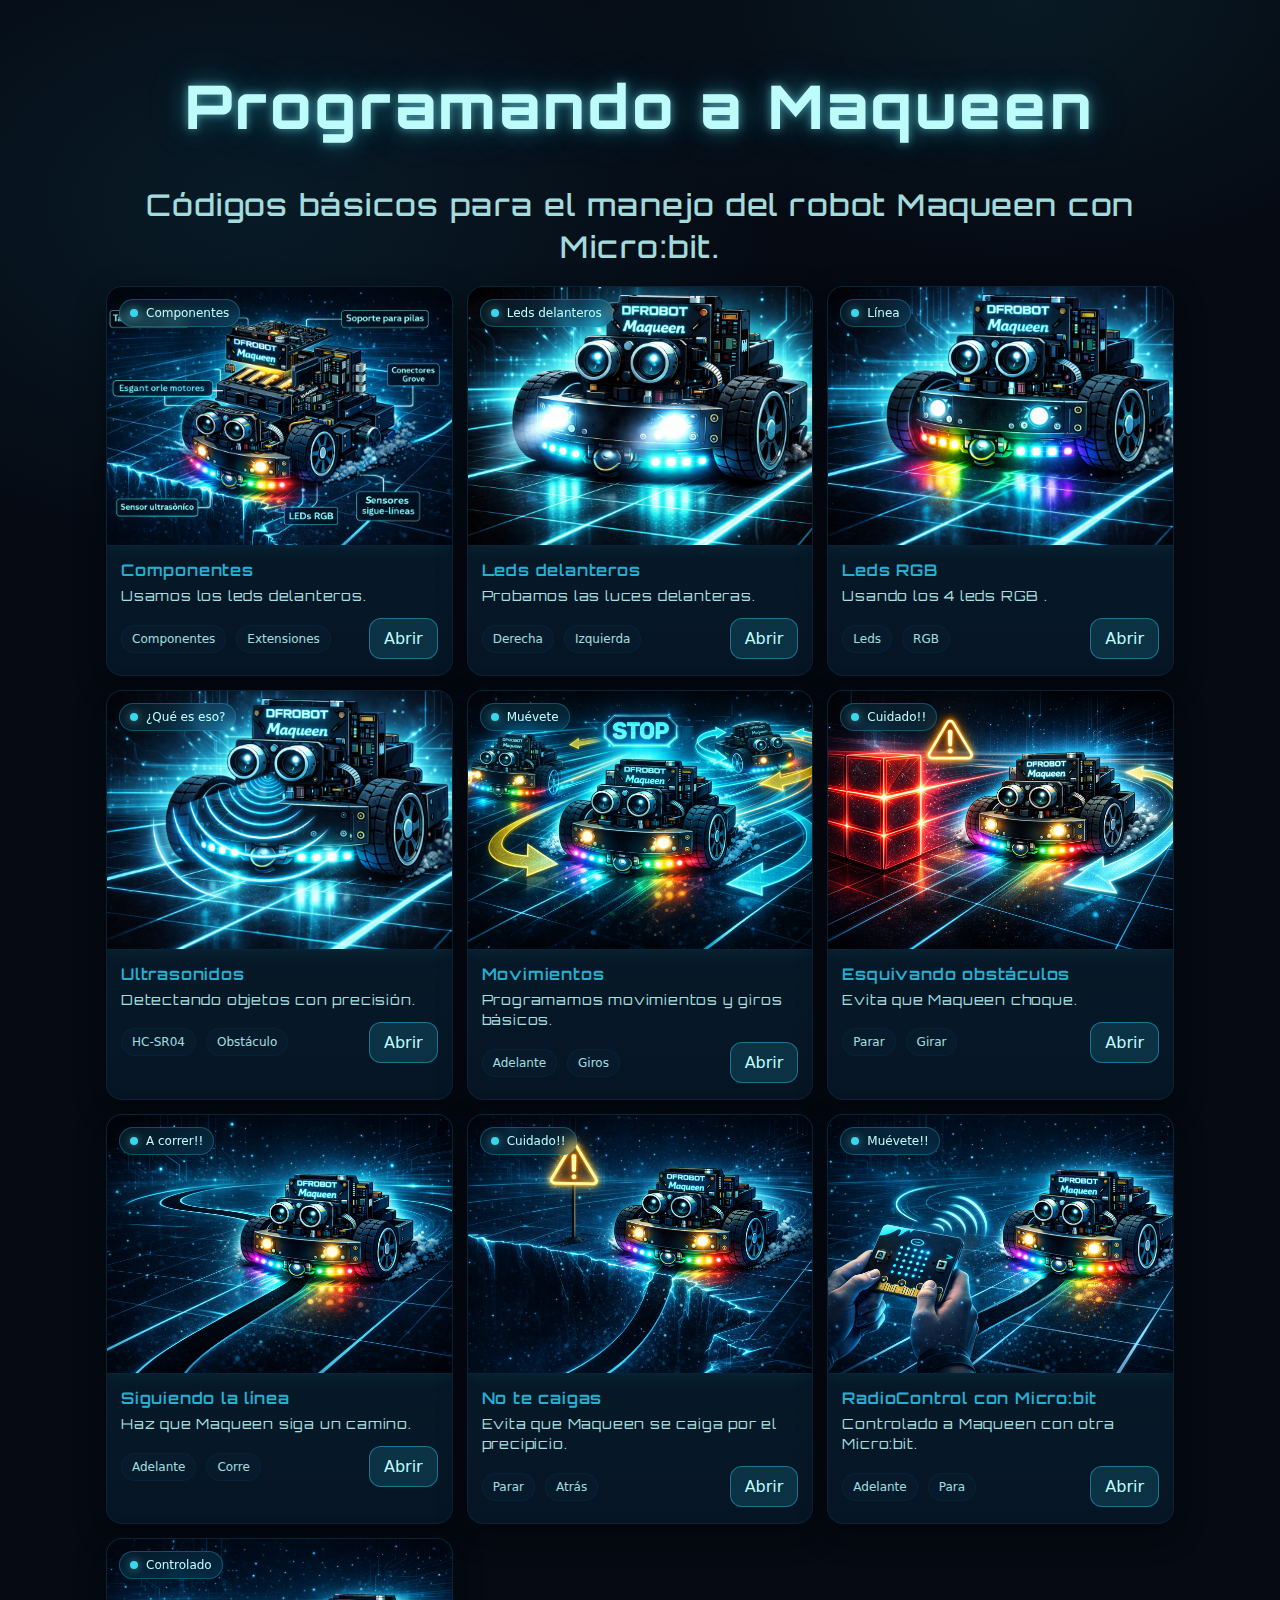
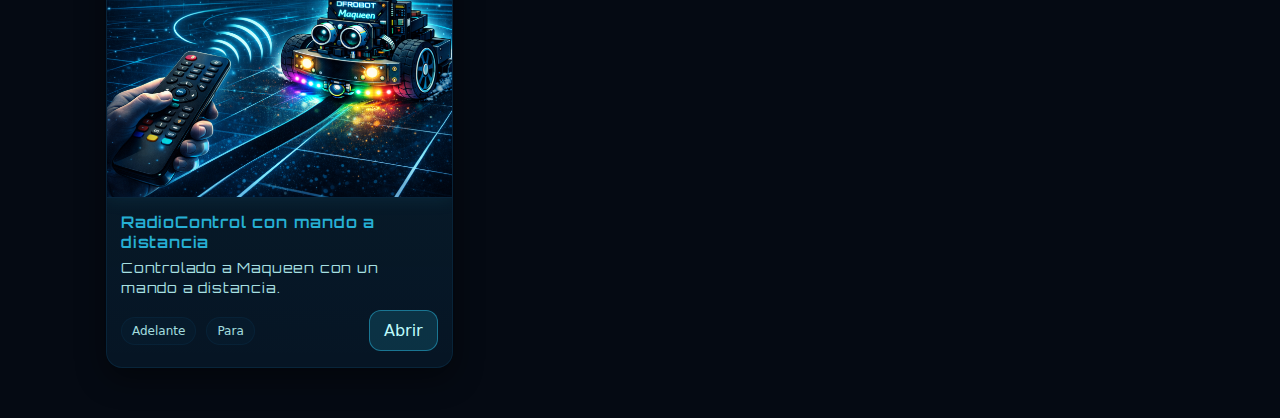
<file: index.html>
<!doctype html>
<html lang="es">
<head>
  <meta charset="utf-8" />
  <meta name="viewport" content="width=device-width, initial-scale=1" />
  <title>Programando a Maqueen</title>
  <link rel="stylesheet" href="styles.css">
  <link rel="stylesheet" href="fonts.css">
</head>

<body>
  <div class="wrap">
    <header>
      <div>
        <h1 class="hero-title">Programando a Maqueen</h1>
        <p class="subtitle">Códigos básicos para el manejo del robot Maqueen con Micro:bit.</p>
        <!--
        <img class="img_banner" src="imgs/MaqueenTron_banner.png" alt="Componentes de Maqueen" />
        -->
      </div>
      <!--
      <div class="top-actions">
        <a class="btn" href="#">Ver todas</a>
        <a class="btn" href="#">Descargar pack</a>
      </div>
      -->
    </header>
    
    <section class="grid">
      <!-- Card 1 - COMPONENTES -->
      <article class="card">
        <div class="media">
          <img src="imgs/cards/MaqueenTron_08.png" alt="Componentes de Maqueen" />
          <span class="badge"><span class="dot"></span>Componentes</span>
        </div>
        <div class="content">
          <h3>Componentes</h3>
          <p>Usamos los leds delanteros.</p>
          <div class="row">
            <div class="meta">
              <span class="pill">Componentes</span>
              <span class="pill">Extensiones</span>
            </div>
            <a class="btn" href="componentes.html">Abrir</a>
          </div>
        </div>
      </article>

      <!-- Card 2 - LEDS DELANTEROS-->
      <article class="card">
        <div class="media">
          <img src="imgs/cards/MaqueenTron_01.png" alt="Leds delanteros" />
          <span class="badge"><span class="dot"></span> Leds delanteros</span>
        </div>
        <div class="content">
          <h3>Leds delanteros</h3>
          <p>Probamos las luces delanteras.</p>
          <div class="row">
            <div class="meta">
              <span class="pill">Derecha</span>
              <span class="pill">Izquierda</span>
            </div>
            <a class="btn" href="leds_delanteros.html">Abrir</a>
          </div>
        </div>
      </article>

      <!-- Card 3 - RBGs -->
      <article class="card">
        <div class="media">
          <img src="imgs/cards/MaqueenTron_03.png" alt="Maqueen con lucves RGB" />
          <span class="badge"><span class="dot"></span> Línea</span>
        </div>
        <div class="content">
          <h3>Leds RGB</h3>
          <p>Usando los 4 leds RGB .</p>
          <div class="row">
            <div class="meta">
              <span class="pill">Leds</span>
              <span class="pill">RGB</span>
            </div>
            <a class="btn" href="leds_rgb.html">Abrir</a>
          </div>
        </div>
      </article>

      <!-- Card 4 - Ultrasonidos -->
      <article class="card">
        <div class="media">
          <img src="imgs/cards/MaqueenTron_02.png" alt="Maqueen y los ultrasonidos" />
          <span class="badge"><span class="dot"></span>¿Qué es eso?</span>
        </div>
        <div class="content">
          <h3>Ultrasonidos</h3>
          <p>Detectando objetos con precisión.</p>
          <div class="row">
            <div class="meta">
              <span class="pill">HC-SR04</span>
              <span class="pill">Obstáculo</span>
            </div>
            <a class="btn" href="ultrasonidos_2.html" target="_blank">Abrir</a>
          </div>
        </div>
      </article>

      <!-- Card 5 - Movimientos -->
      <article class="card">
        <div class="media">
          <img src="imgs/cards/MaqueenTron_04.png" alt="Movimientos básicos" />
          <span class="badge"><span class="dot"></span> Muévete</span>
        </div>
        <div class="content">
          <h3>Movimientos</h3>
          <p>Programamos movimientos y giros básicos.</p>
          <div class="row">
            <div class="meta">
              <span class="pill">Adelante</span>
              <span class="pill">Giros</span>
            </div>
            <a class="btn" href="movimientos_2.html" target="_blank">Abrir</a>
          </div>
        </div>
      </article>

      <!-- Card 6 - Esquivando obstáculos -->
      <article class="card">
        <div class="media">
          <img src="imgs/cards/MaqueenTron_05.png" alt="Esquivando obstáculos" />
          <span class="badge"><span class="dot"></span>Cuidado!!</span>
        </div>
        <div class="content">
          <h3>Esquivando obstáculos</h3>
          <p>Evita que Maqueen choque.</p>
          <div class="row">
            <div class="meta">
              <span class="pill">Parar</span>
              <span class="pill">Girar</span>
            </div>
            <a class="btn" href="obstaculos.html" target="_blank">Abrir</a>
          </div>
        </div>
      </article>

      <!-- Card 7 - Siguiendo la línea -->
      <article class="card">
        <div class="media">
          <img src="imgs/cards/MaqueenTron_06.png" alt="Sigue la línea" />
          <span class="badge"><span class="dot"></span>A correr!!</span>
        </div>
        <div class="content">
          <h3>Siguiendo la línea</h3>
          <p>Haz que Maqueen siga un camino.</p>
          <div class="row">
            <div class="meta">
              <span class="pill">Adelante</span>
              <span class="pill">Corre</span>
            </div>
            <a class="btn" href="siguelineas.html" target="_blank">Abrir</a>
          </div>
        </div>
      </article>

      <!-- Card 8 - No te caigas -->
      <article class="card">
        <div class="media">
          <img src="imgs/cards/MaqueenTron_07.png" alt="No te caigas" />
          <span class="badge"><span class="dot"></span>Cuidado!!</span>
        </div>
        <div class="content">
          <h3>No te caigas</h3>
          <p>Evita que Maqueen se caiga por el precipicio.</p>
          <div class="row">
            <div class="meta">
              <span class="pill">Parar</span>
              <span class="pill">Atrás</span>
            </div>
            <a class="btn" href="caidas.html" target="_blank">Abrir</a>
          </div>
        </div>
      </article>

      <!-- Card 9 - Radiocontrol con Micro:bit -->
      <article class="card">
        <div class="media">
          <img src="imgs/cards/MaqueenTron_09.png" alt="RadioControl" />
          <span class="badge"><span class="dot"></span>Muévete!!</span>
        </div>
        <div class="content">
          <h3>RadioControl con Micro:bit</h3>
          <p>Controlado a Maqueen con otra Micro:bit.</p>
          <div class="row">
            <div class="meta">
              <span class="pill">Adelante</span>
              <span class="pill">Para</span>
            </div>
            <a class="btn" href="radiocontrol.html">Abrir</a>
          </div>
        </div>
      </article>

      <!-- Card 10 - RadioControl con Mando a distancia -->
      <article class="card">
        <div class="media">
          <img src="imgs/cards/MaqueenTron_010.png" alt="RadioControl con mando TV" />
          <span class="badge"><span class="dot"></span>Controlado</span>
        </div>
        <div class="content">
          <h3>RadioControl con mando a distancia</h3>
          <p>Controlado a Maqueen con un mando a distancia.</p>
          <div class="row">
            <div class="meta">
              <span class="pill">Adelante</span>
              <span class="pill">Para</span>
            </div>
            <a class="btn" href="telemando.html">Abrir</a>
          </div>
        </div>
      </article>

    </section>
  </div>
</body>
</html>
</file>
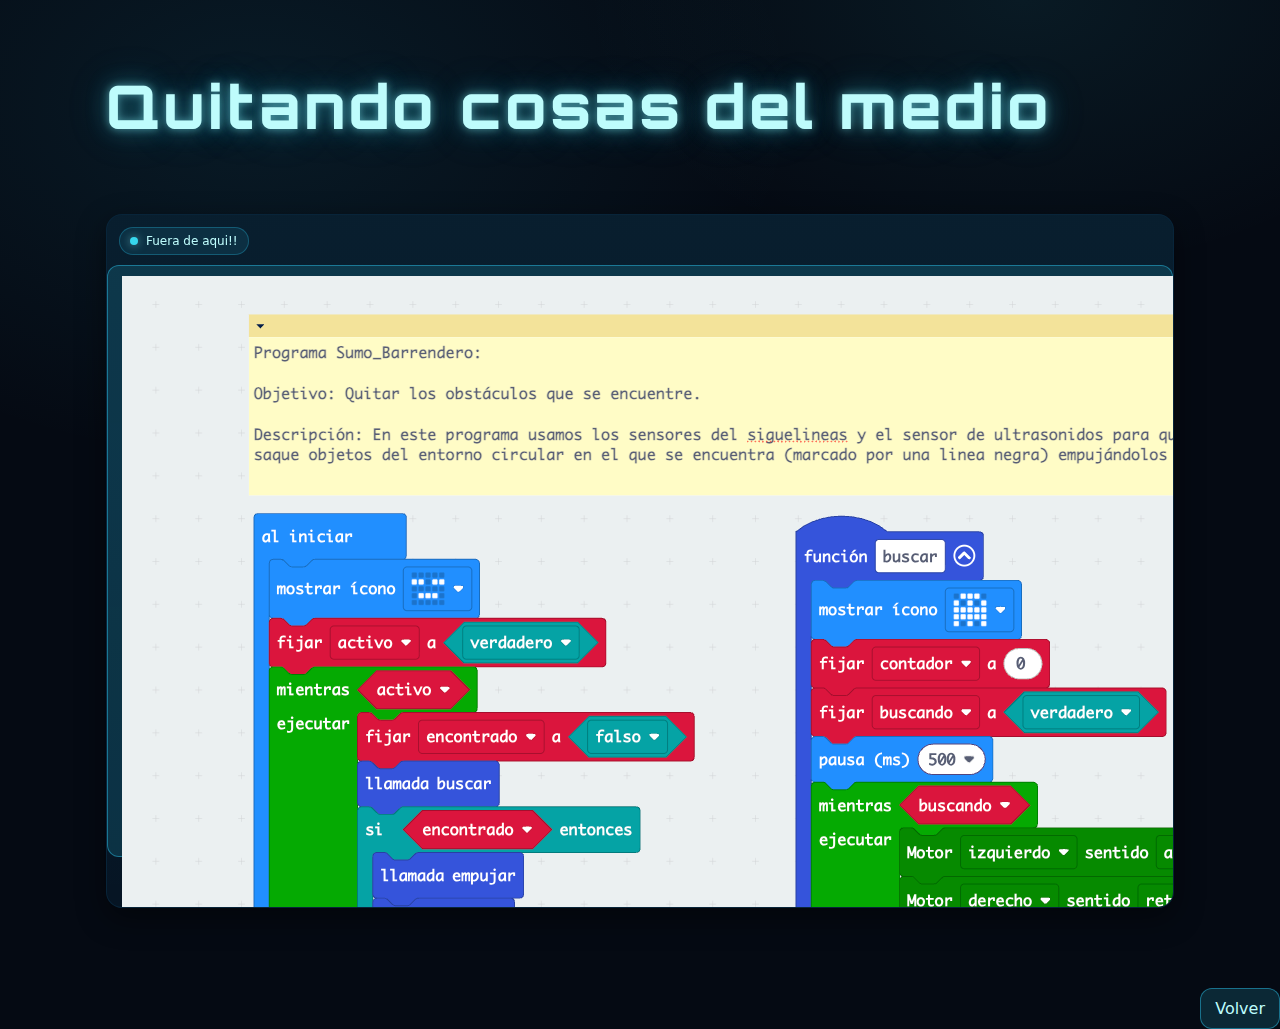
<file: barrendero.html>
<!doctype html>
<html lang="es">
<head>
  <meta charset="utf-8" />
  <meta name="viewport" content="width=device-width, initial-scale=1" />
  <title>Sumo-Barrendero</title>
  <link rel="stylesheet" href="styles.css">
  <link rel="stylesheet" href="fonts.css">

</head>

<body>
  <div class="wrap">
    <header>
      <div>
        <h1 class="hero-title">Quitando cosas del medio</h1>
      </div>
    </header>
    
    <article class="card_codigos">
      <span class="badge"><span class="dot"></span>Fuera de aqui!!</span>
      <!--
        <img class="imagen_card_codigos" src="imgs/obstaculos/obstaculos.png" alt="Evita obstaculos" />
    -->
         <a class="imagen_card_codigos btn"
            href="https://makecode.microbit.org/S15613-36286-65009-01531"
            target="_blank"
            rel="noopener noreferrer">

            <img src="imgs/sumo-barrendero/sumo-barrendero.png" alt="Evita obstaculos" >
        </a>
    </article>
  </div>

  <div class="bottom-actions">
    <div style="text-align: center;">
    <a class="btn" href="index.html">Volver</a>
    </div>
  </div>

</body>
<footer>
  <!--
  <div class="footer">
    <h4 class="footer-title"> Paco Avis</h4>
  </div>
-->
</footer>
</html>
</file>
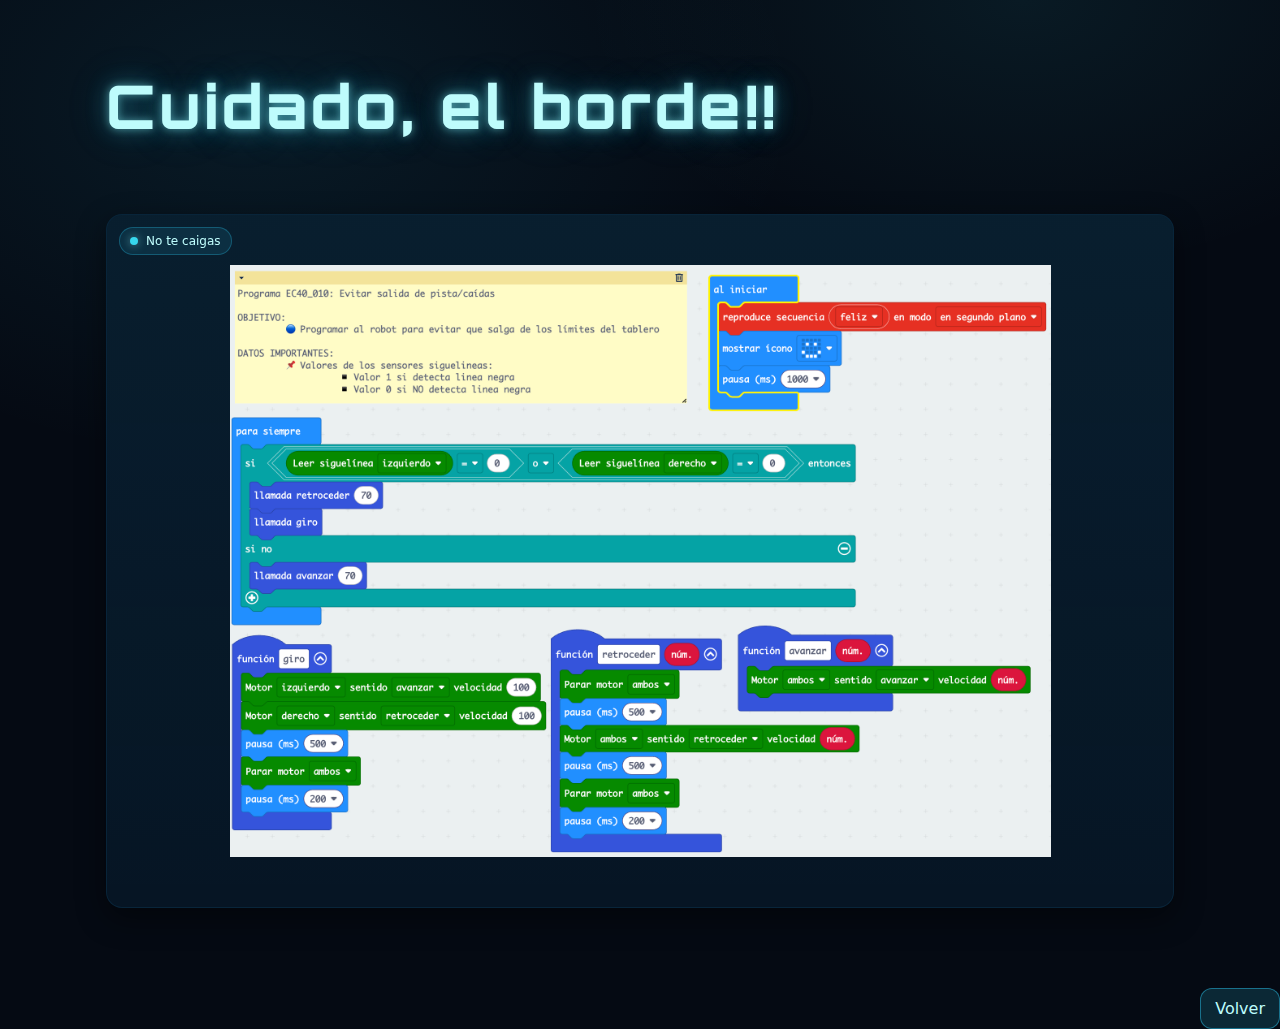
<file: caidas.html>
<!doctype html>
<html lang="es">
<head>
  <meta charset="utf-8" />
  <meta name="viewport" content="width=device-width, initial-scale=1" />
  <title>Evitando caídas</title>
  <link rel="stylesheet" href="styles.css">
  <link rel="stylesheet" href="fonts.css">

</head>

<body>
  <div class="wrap">
    <header>
      <div>
        <h1 class="hero-title">Cuidado, el borde!!</h1>
      </div>
    </header>
    
    <article class="card_codigos">
      <span class="badge"><span class="dot"></span>No te caigas</span>
        <img class="imagen_card_codigos" src="imgs/caidas/caidas.png" alt="No te caigas" />
    </article>
  </div>

  <div class="bottom-actions">
    <a class="btn" href="index.html">Volver</a>
  </div>

</body>
<footer>
  <!--
  <div class="footer">
    <h4 class="footer-title"> Paco Avis</h4>
  </div>
-->
</footer>
</html>
</file>
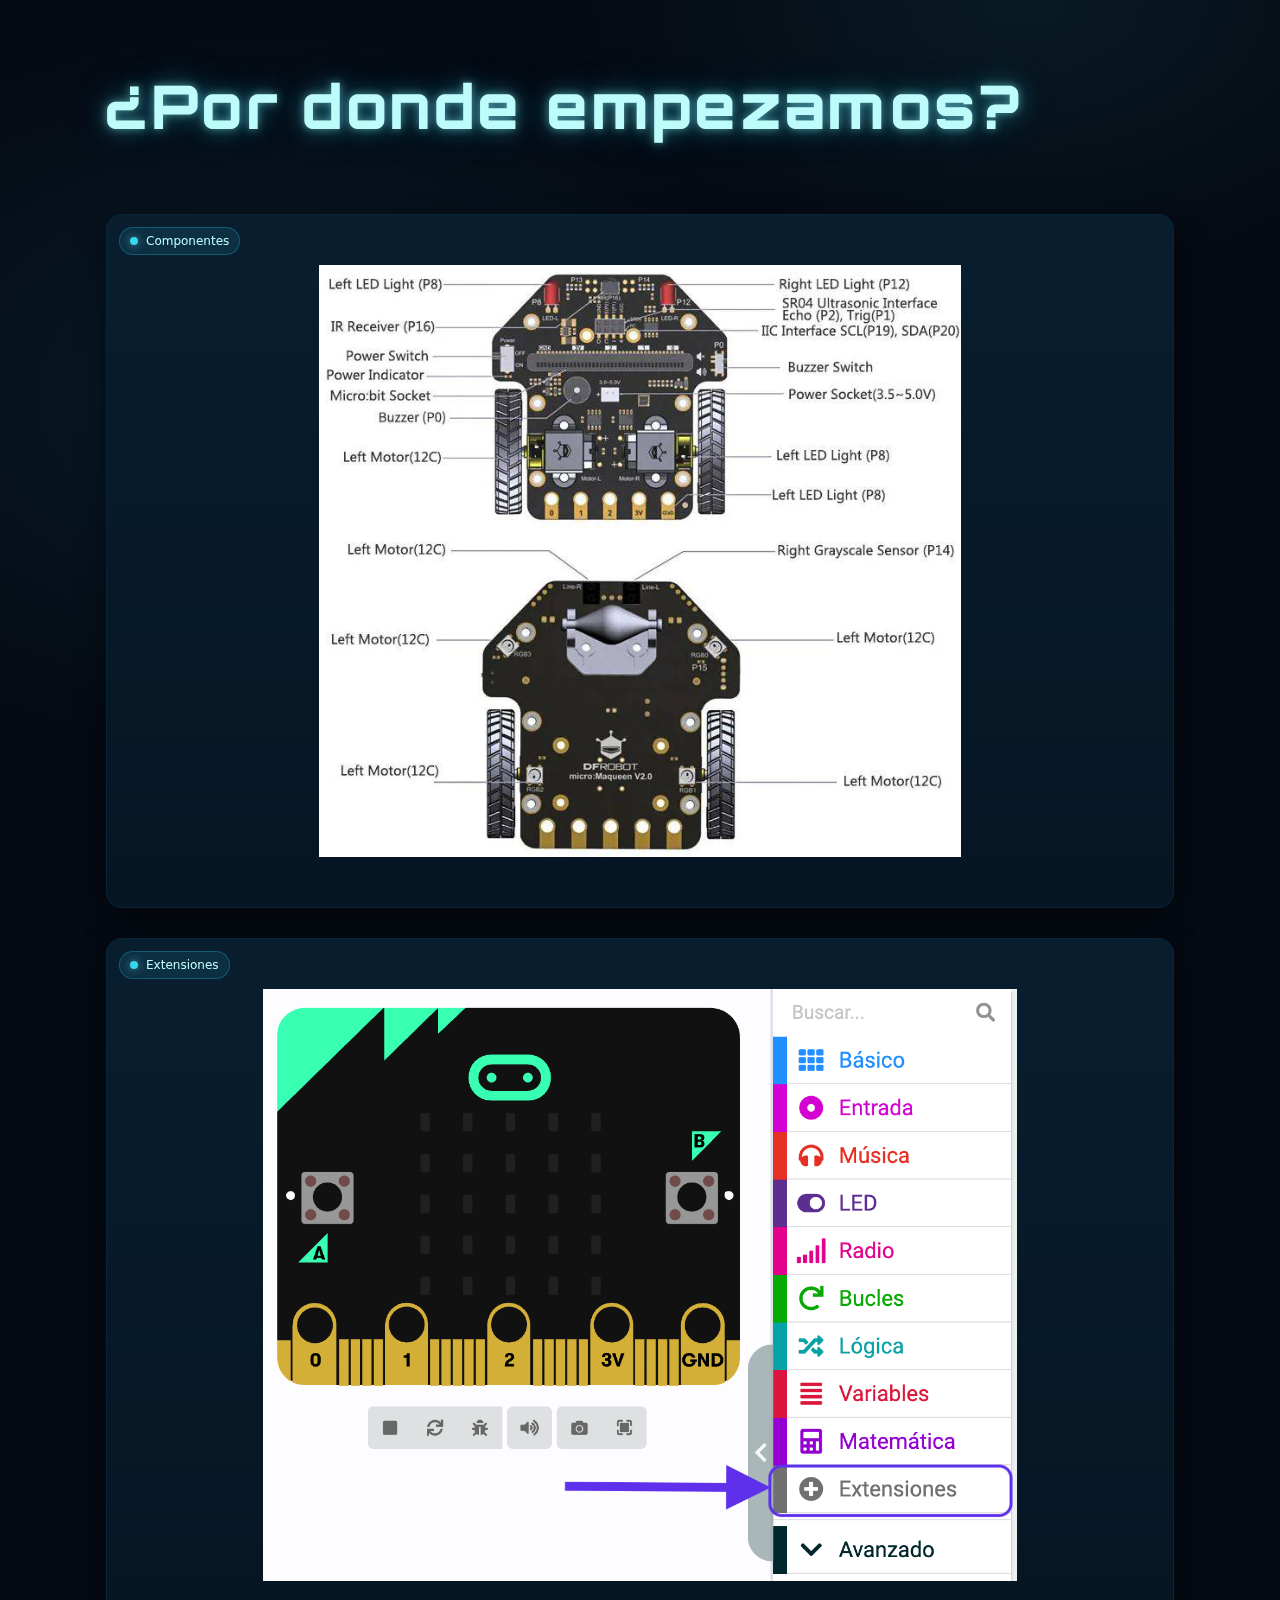
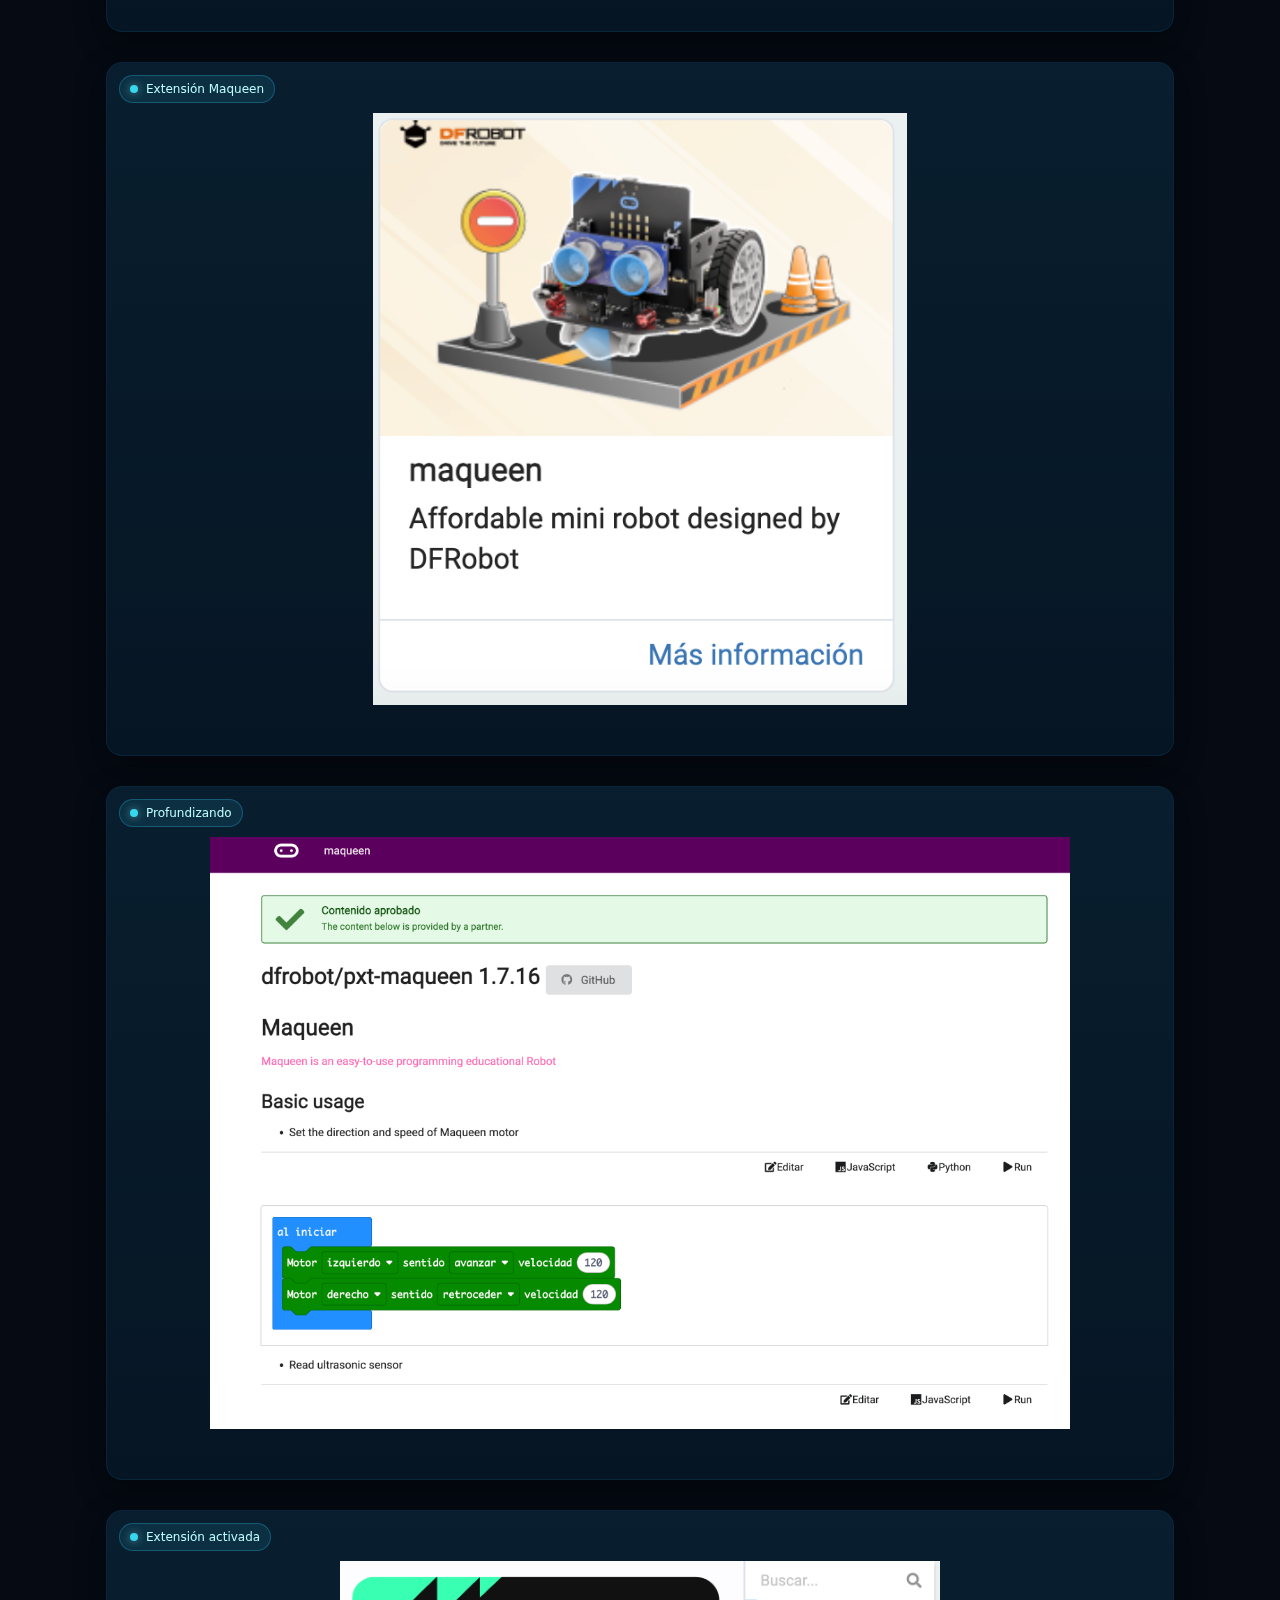
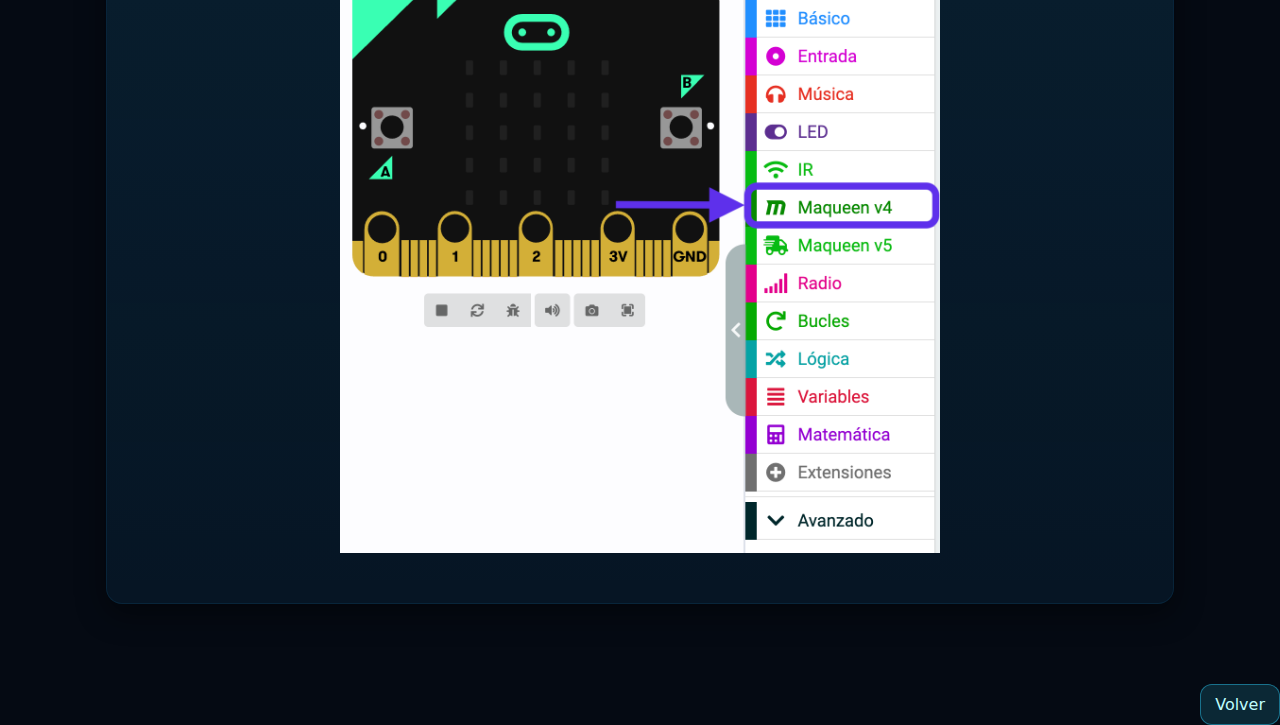
<file: componentes.html>
<!doctype html>
<html lang="es">
<head>
  <meta charset="utf-8" />
  <meta name="viewport" content="width=device-width, initial-scale=1" />
  <title>Conociendo a Maqueen</title>
  <link rel="stylesheet" href="styles.css">
  <link rel="stylesheet" href="fonts.css">
  <style>
      #imagen-seleccionada {
          width: 800;
          height: 600px;
          margin: 40px 0px;
          padding: 30px;
          display: block;
      }
  </style>
</head>

<body>
  <div class="wrap">
    <header>
      <div>
        <h1 class="hero-title">¿Por donde empezamos?</h1>
      </div>
    </header>
    
    <article class="card_codigos">
      <span class="badge"><span class="dot"></span>Componentes</span>
        <img class="imagen_card_codigos" src="imgs/componentes/ROB0148_4.jpg" alt="Componentes" />
    </article>

    <article class="card_codigos">
      <span class="badge"><span class="dot"></span>Extensiones</span>
        <img class="imagen_card_codigos" src="imgs/componentes/fig01_selecciona_extension.png" alt="Extensiones" />
    </article>

    <article class="card_codigos">
      <span class="badge"><span class="dot"></span>Extensión Maqueen</span>
        <img class="imagen_card_codigos" src="imgs/componentes/fig02_extension_maqueen.png" alt="Extensiones" />
    </article>

    <article class="card_codigos">
      <span class="badge"><span class="dot"></span>Profundizando</span>
        <img class="imagen_card_codigos" src="imgs/componentes/fig03_mas_info.png" alt="Extensiones" />
    </article>

    <article class="card_codigos">
      <span class="badge"><span class="dot"></span>Extensión activada</span>
        <img class="imagen_card_codigos" src="imgs/componentes/fig04_extensiones_activadas.png" alt="Extensiones" />
    </article>
  
  </div>

  <div class="bottom-actions">
    <div style="text-align: center;">
    <a class="btn" href="index.html">Volver</a>
    </div>
  </div>

</body>
<footer>
  <!--
  <div class="footer">
    <h4 class="footer-title"> Paco Avis</h4>
  </div>
-->
</footer>
</html>
</file>
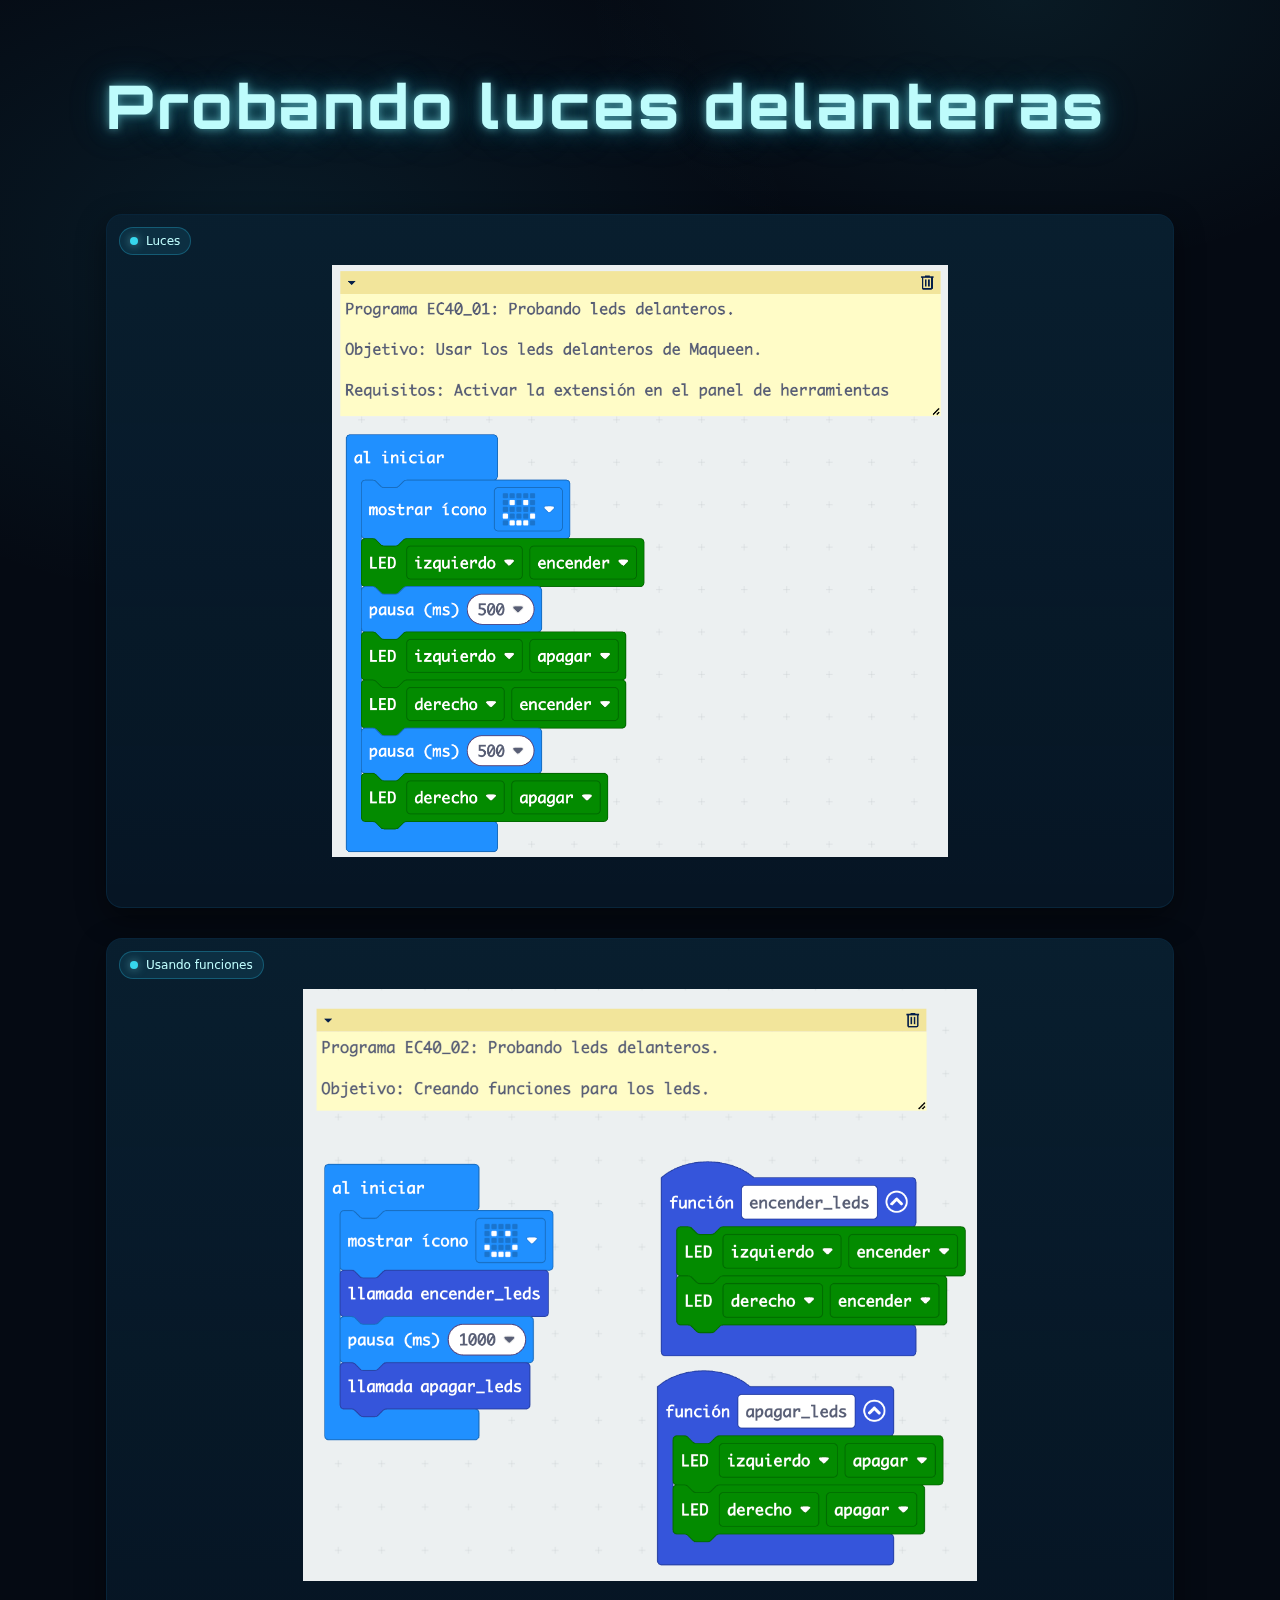
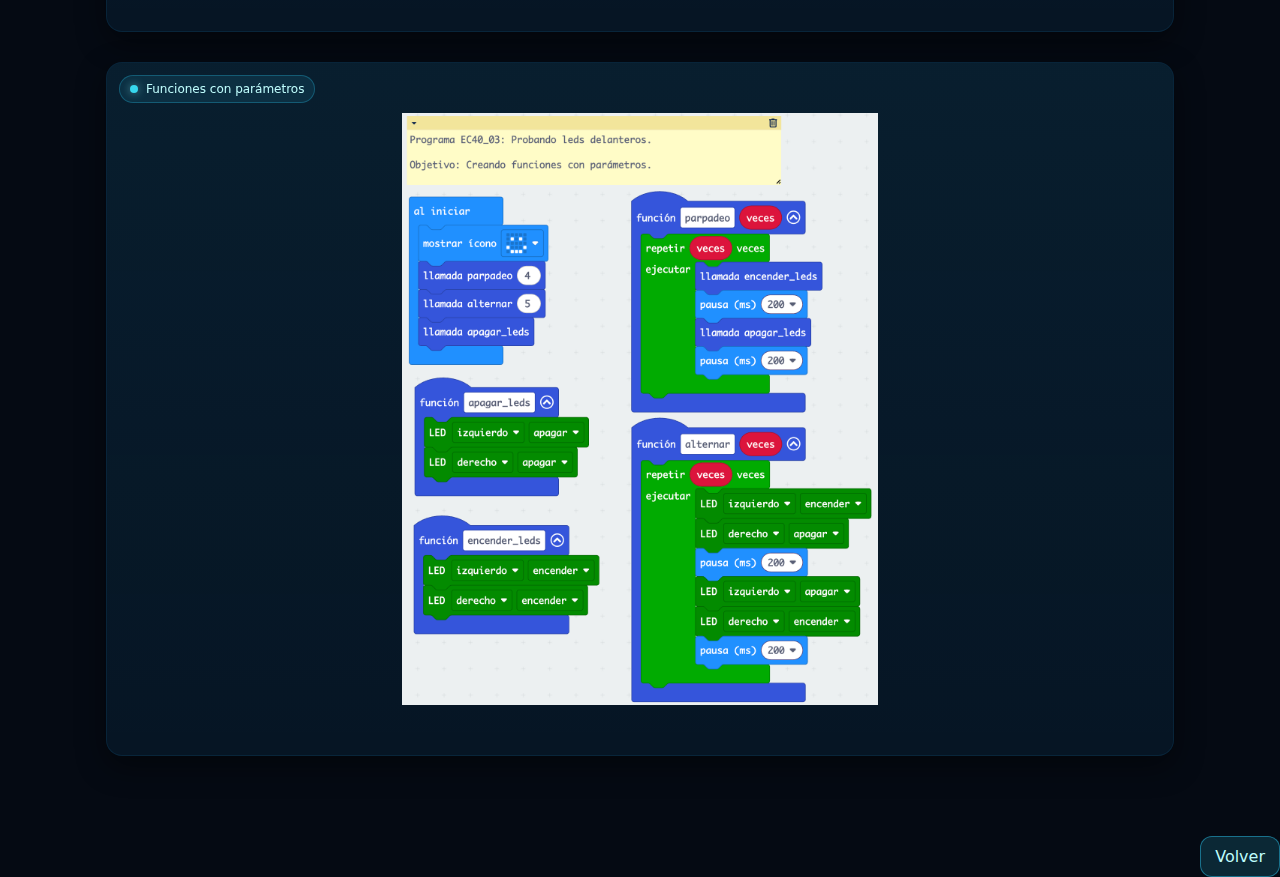
<file: leds_delanteros.html>
<!doctype html>
<html lang="es">
<head>
  <meta charset="utf-8" />
  <meta name="viewport" content="width=device-width, initial-scale=1" />
  <title>Luces delanteras</title>
  <link rel="stylesheet" href="styles.css">
  <link rel="stylesheet" href="fonts.css">

</head>

<body>
  <div class="wrap">
    <header>
      <div>
        <h1 class="hero-title">Probando luces delanteras</h1>
      </div>
    </header>
    
    <article class="card_codigos">
      <span class="badge"><span class="dot"></span>Luces</span>
        <img class="imagen_card_codigos" src="imgs/leds_delanteros/leds_delanteros_1.png" alt="Luces delanteras" />
    </article>

    <article class="card_codigos">
      <span class="badge"><span class="dot"></span>Usando funciones</span>
        <img class="imagen_card_codigos" src="imgs/leds_delanteros/leds_delanteros_2.png" alt="Luces delanteras" />
    </article>

    <article class="card_codigos">
      <span class="badge"><span class="dot"></span>Funciones con parámetros</span>
        <img class="imagen_card_codigos" src="imgs/leds_delanteros/leds_delanteros_3.png" alt="Luces delanteras" />
    </article>

  </div>

  <div class="bottom-actions">
    <div style="text-align: center;">
    <a class="btn" href="index.html">Volver</a>
    </div>
  </div>

</body>
<footer>
  <!--
  <div class="footer">
    <h4 class="footer-title"> Paco Avis</h4>
  </div>
-->
</footer>
</html>
</file>
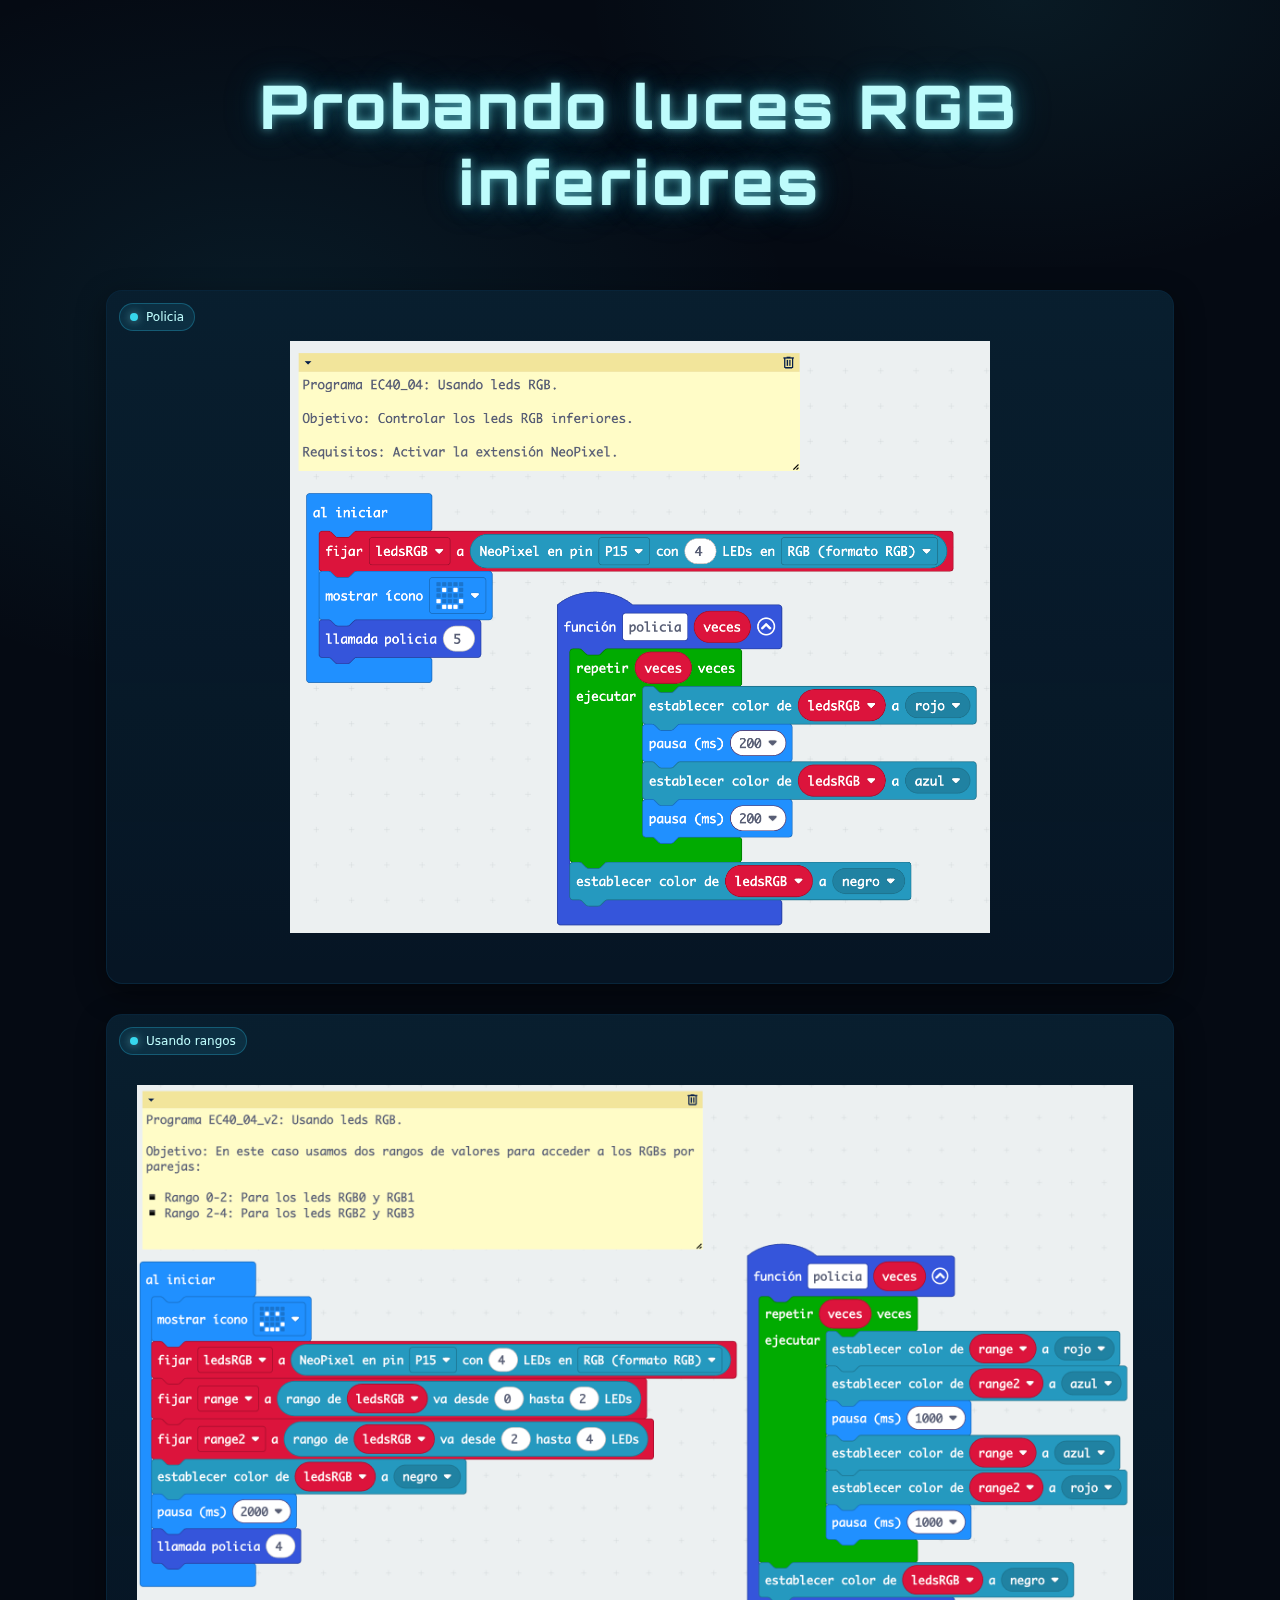
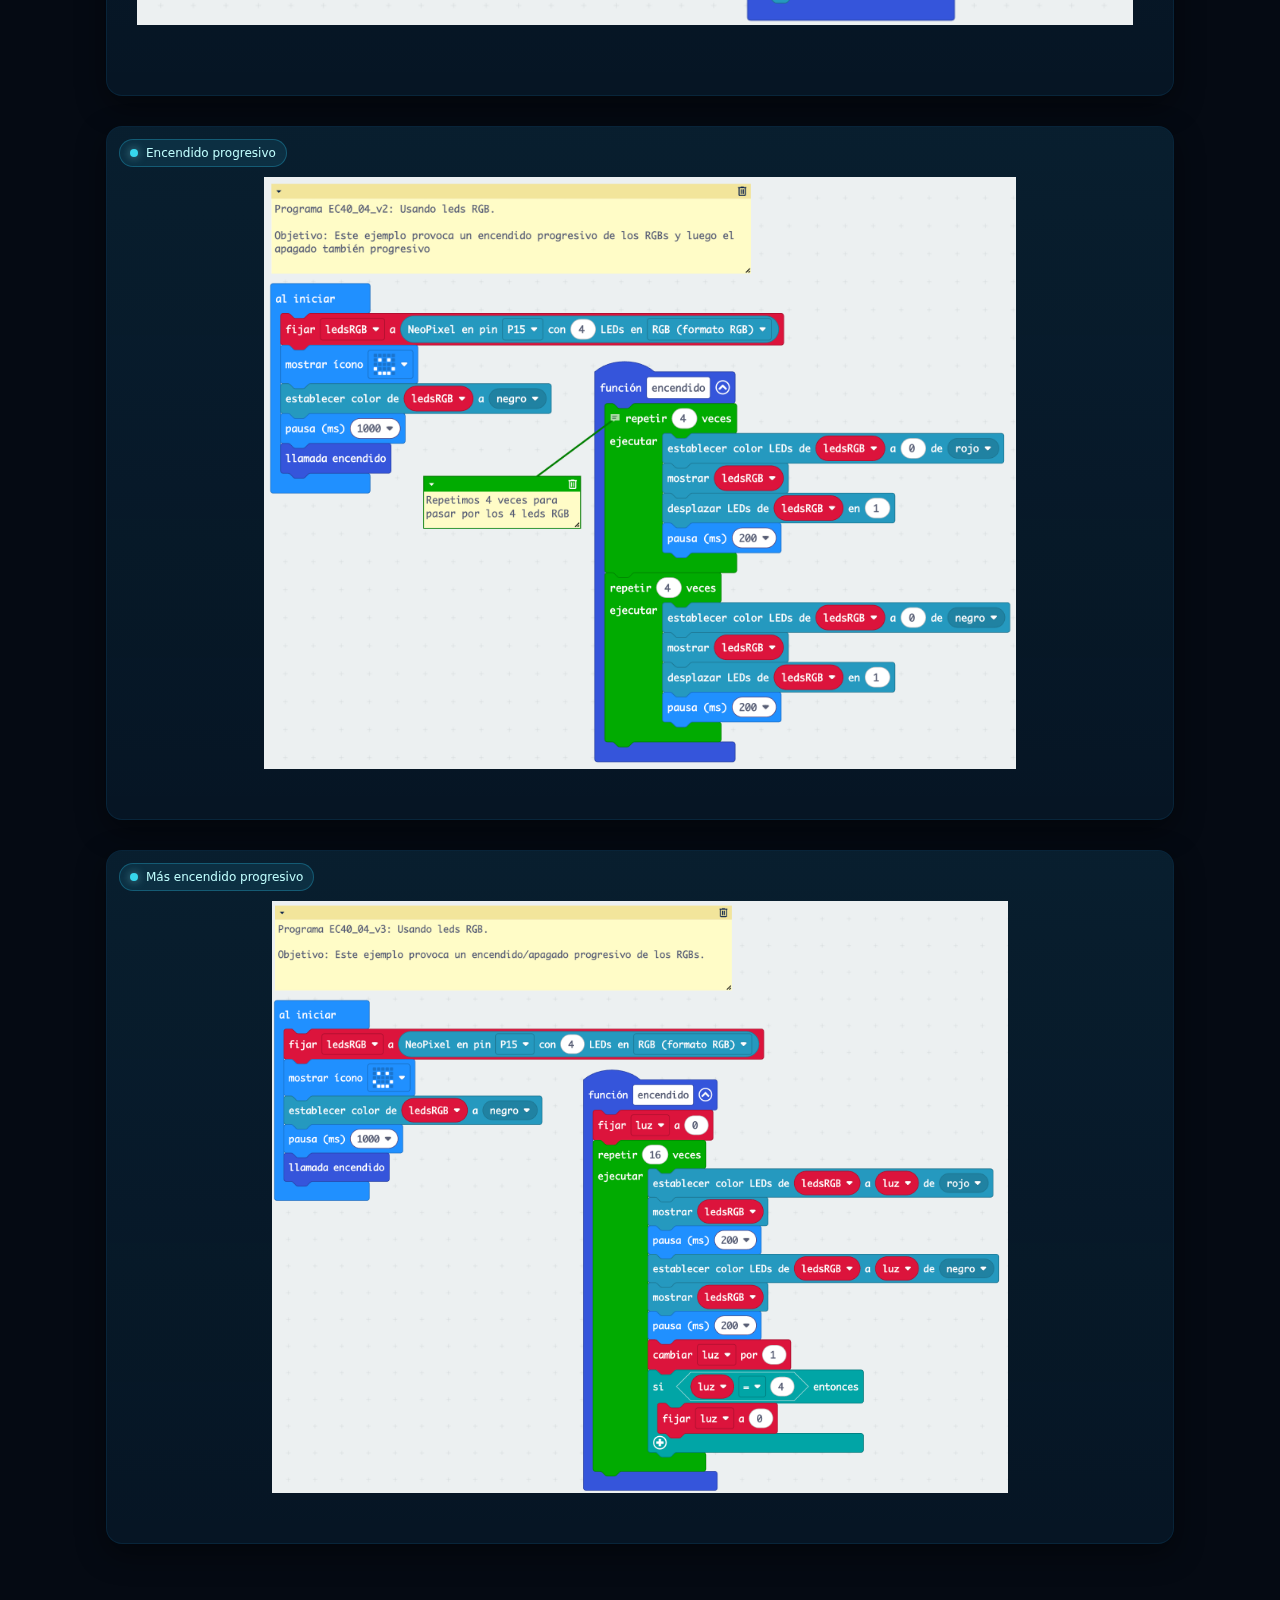
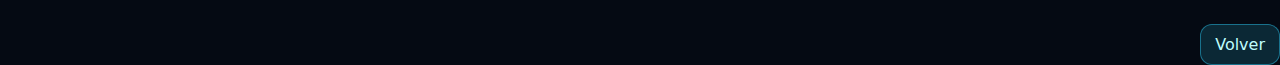
<file: leds_rgb.html>
<!doctype html>
<html lang="es">
<head>
  <meta charset="utf-8" />
  <meta name="viewport" content="width=device-width, initial-scale=1" />
  <title>Luces RGB</title>
  <link rel="stylesheet" href="styles.css">
  <link rel="stylesheet" href="fonts.css">
  <style>
      #imagen-seleccionada {
          width: 800;
          height: 600px;
          margin: 40px 0px;
          padding: 30px;
          display: block;
      }
  </style>
</head>

<body>
  <div class="wrap">
    <header>
      <div>
        <h1 class="hero-title">Probando luces RGB inferiores</h1>
      </div>
    </header>
    
    <article class="card_codigos">
      <span class="badge"><span class="dot"></span>Policia</span>
        <img class="imagen_card_codigos" src="imgs/leds_RGB/rgbs_1.png" alt="Luces RGB" />
    </article>

    <article class="card_codigos">
      <span class="badge"><span class="dot"></span>Usando rangos</span>
        <img id="imagen-seleccionada" src="imgs/leds_RGB/rgbs_2.png" alt="Luces RGB" />
    </article>

    <article class="card_codigos">
      <span class="badge"><span class="dot"></span>Encendido progresivo</span>
        <img class="imagen_card_codigos" src="imgs/leds_RGB/rgbs_3.png" alt="Luces RGB" />
    </article>

    <article class="card_codigos">
      <span class="badge"><span class="dot"></span>Más encendido progresivo</span>
        <img class="imagen_card_codigos" src="imgs/leds_RGB/rgbs_4.png" alt="Luces RGB" />
    </article>
  </div>

  <div class="bottom-actions">
    <div style="text-align: center;">
    <a class="btn" href="index.html">Volver</a>
    </div>
  </div>

</body>
<footer>
  <!--
  <div class="footer">
    <h4 class="footer-title"> Paco Avis</h4>
  </div>
-->
</footer>
</html>
</file>
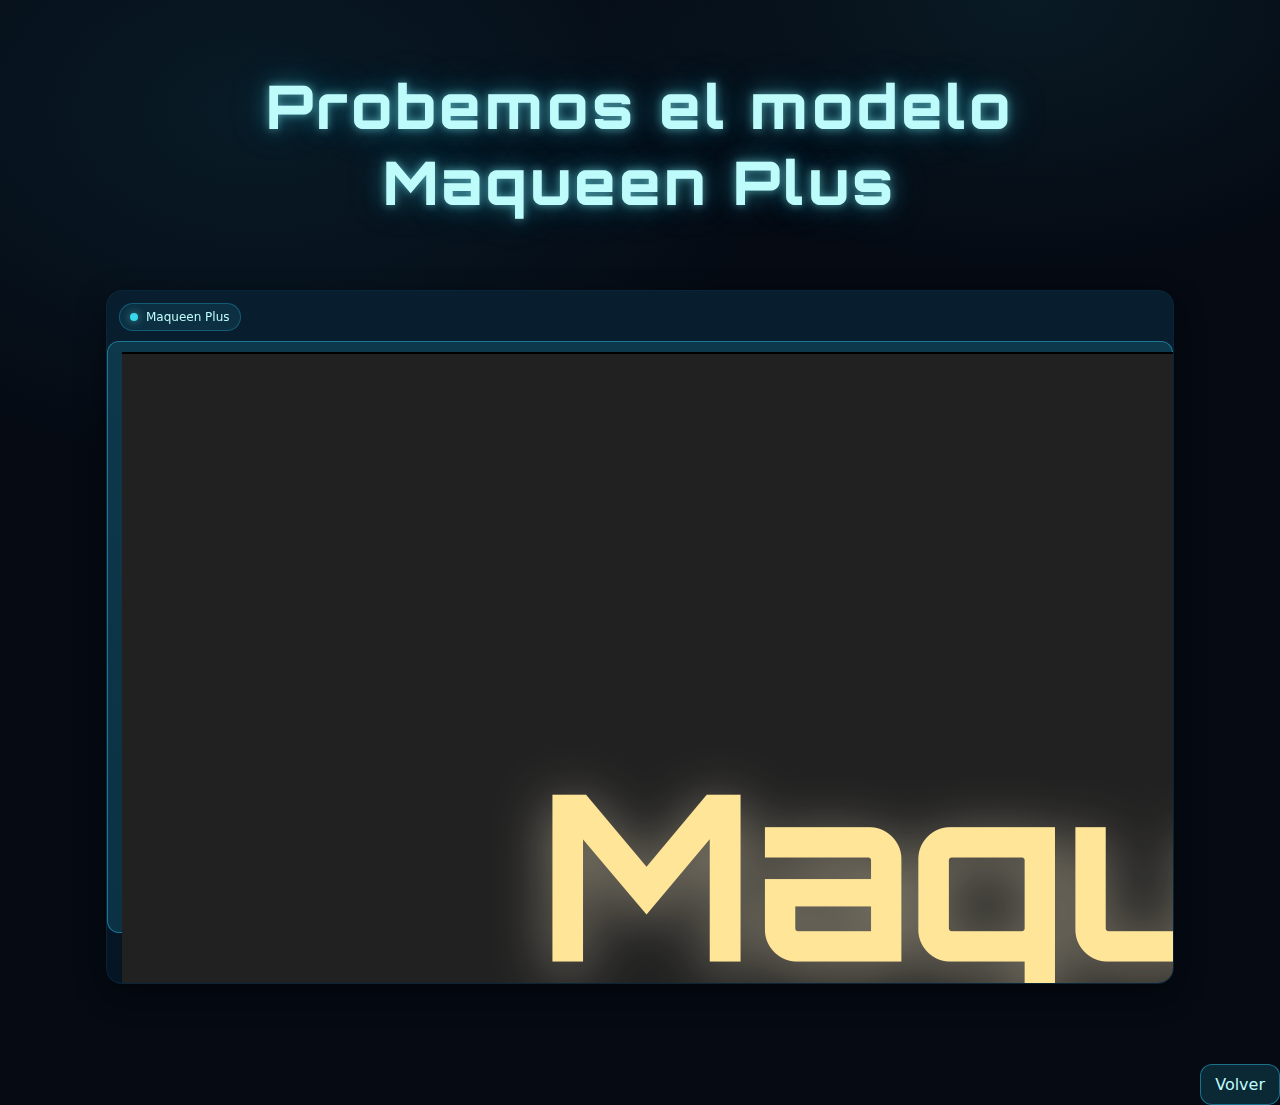
<file: maqueen_plus.html>
<!doctype html>
<html lang="es">
<head>
  <meta charset="utf-8" />
  <meta name="viewport" content="width=device-width, initial-scale=1" />
  <title>Probando Maqueen Plus</title>
  <link rel="stylesheet" href="styles.css">
  <link rel="stylesheet" href="fonts.css">

</head>

<body>
  <div class="wrap">
    <header>
      <div>
        <h1 class="hero-title">Probemos el modelo Maqueen Plus</h1>
      </div>
    </header>
    
    <article class="card_codigos">
      <span class="badge"><span class="dot"></span>Maqueen Plus</span>
        <a class="imagen_card_codigos btn"
            href="https://docs.google.com/presentation/d/e/2PACX-1vRPD_7kRA75tQP3p2BePqcrYBLuJKqmXvEYYXOCKYP3_OR52CWpQ80ZBp9SYy1m6P0mX_rdm5fLQSQi/pub?start=false&loop=false&delayms=3000"
            rel="noopener noreferrer" target="_blank">

            <img src="imgs/maqueenplus/guia_maqueen_plus.png" alt="guia" >
        </a> 
    </article>

  </div>

  <div class="bottom-actions">
    <div style="text-align: center;">
    <a class="btn" href="index.html">Volver</a>
    </div>
  </div>

</body>
<footer>
  <!--
  <div class="footer">
    <h4 class="footer-title"> Paco Avis</h4>
  </div>
-->
</footer>
</html>
</file>
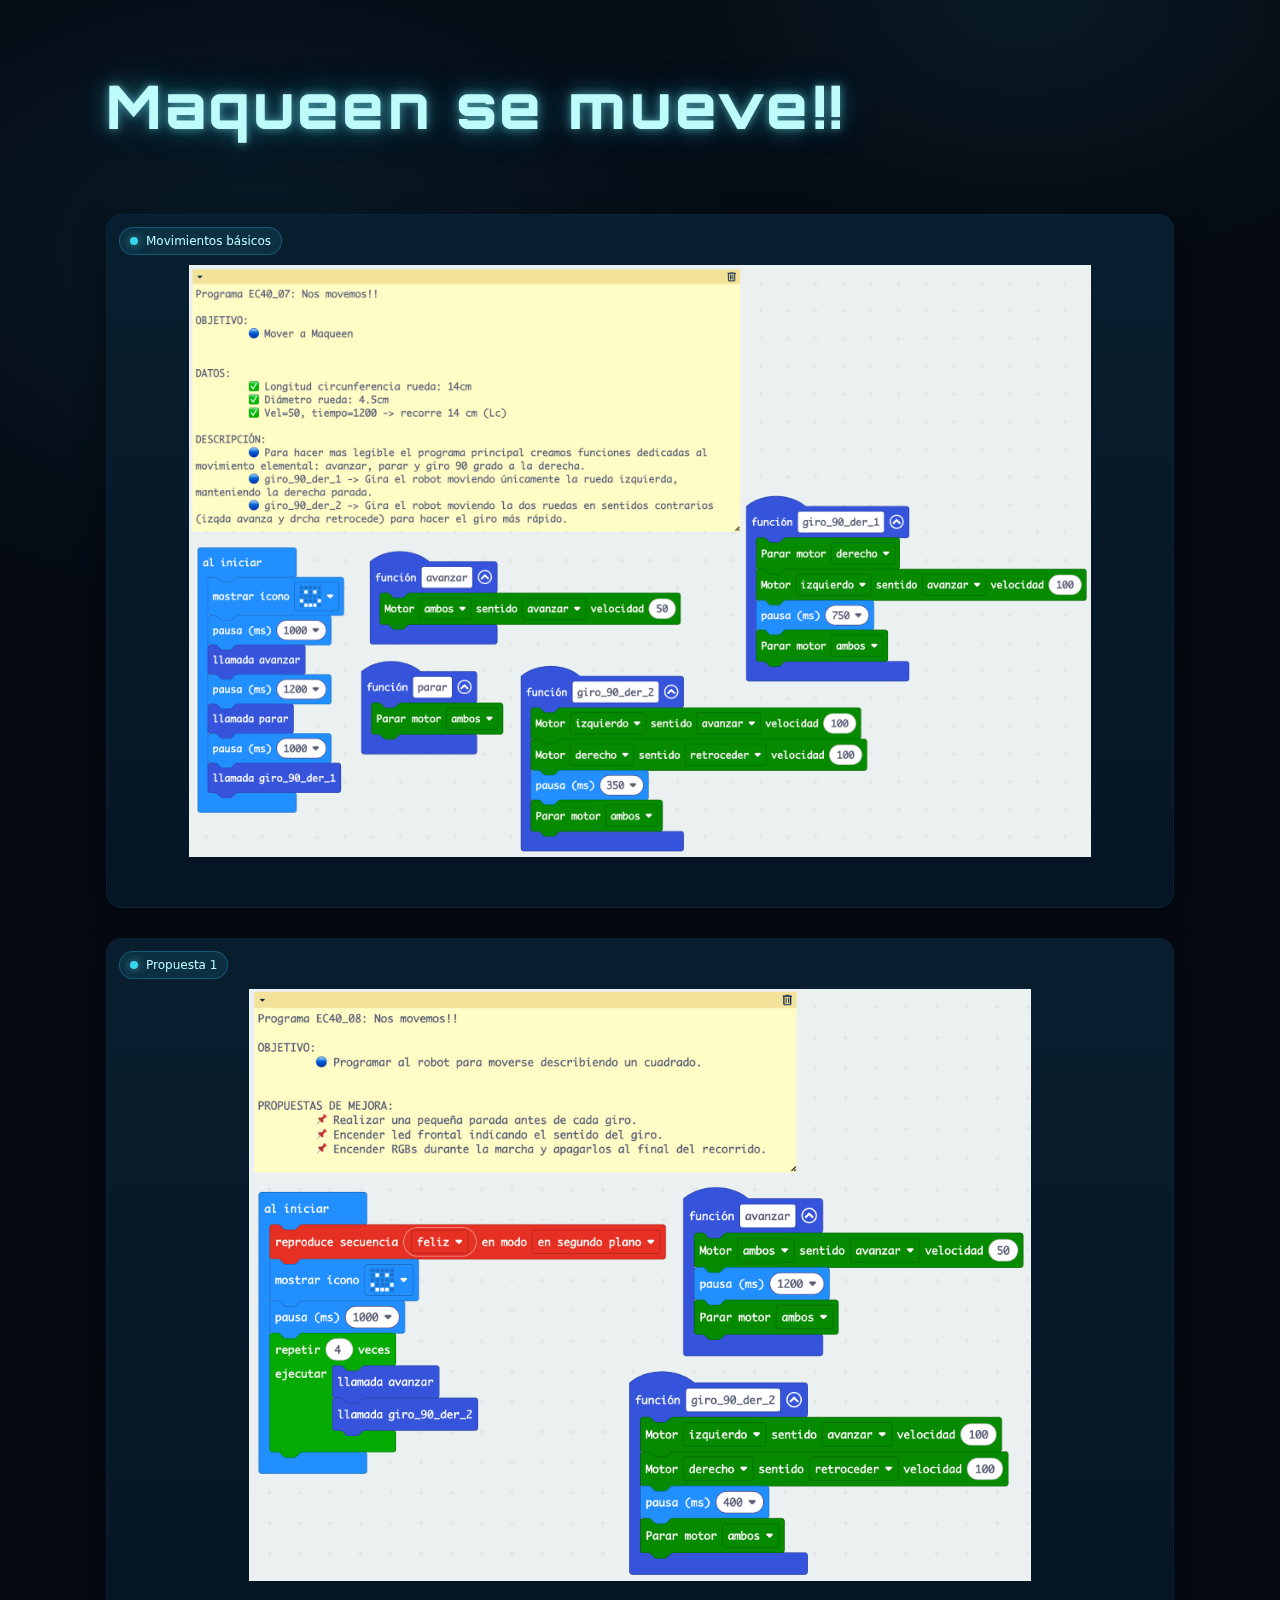
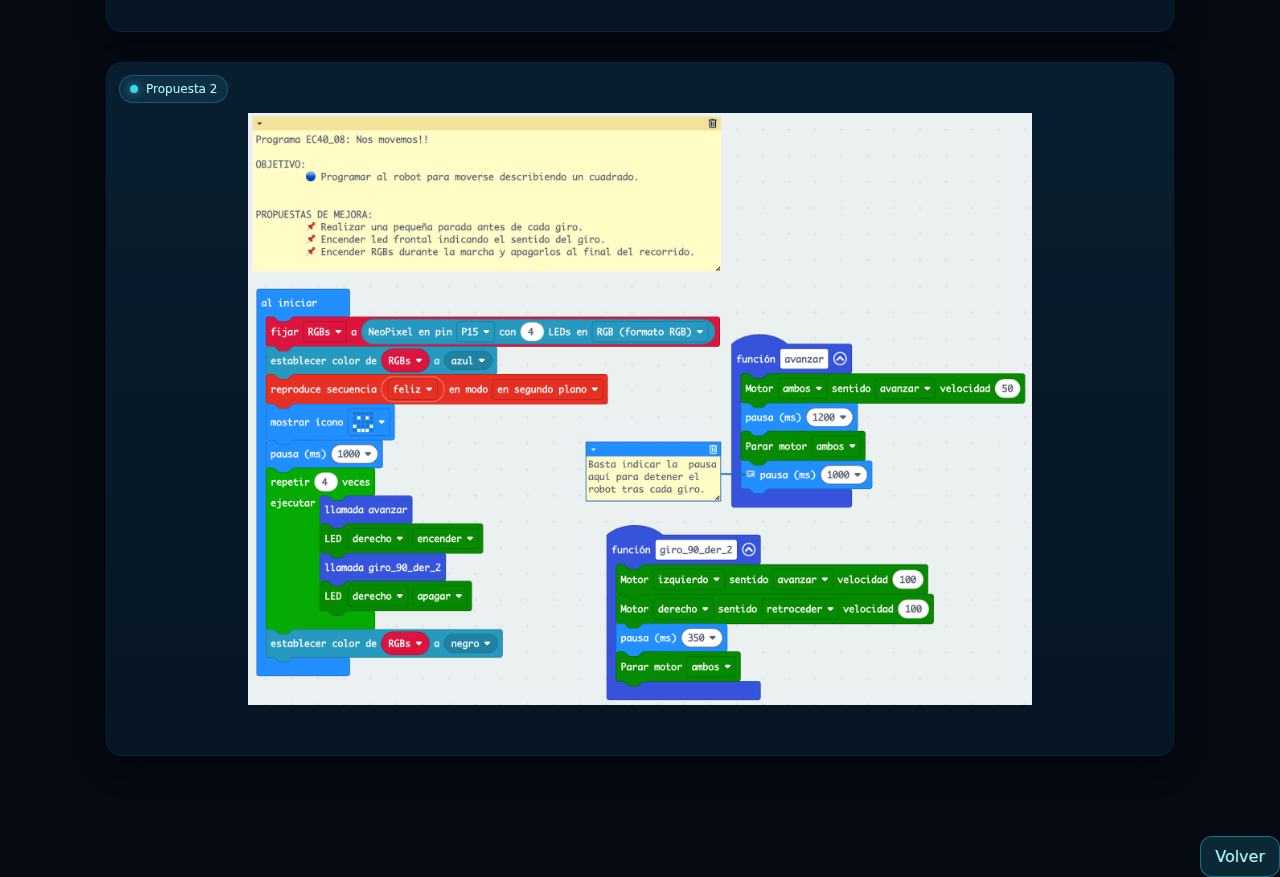
<file: movimientos_2.html>
<!doctype html>
<html lang="es">
<head>
  <meta charset="utf-8" />
  <meta name="viewport" content="width=device-width, initial-scale=1" />
  <title>Maqueen se mueve</title>
  <link rel="stylesheet" href="styles.css">
  <link rel="stylesheet" href="fonts.css">

</head>

<body>
  <div class="wrap">
    <header>
      <div>
        <h1 class="hero-title">Maqueen se mueve!!</h1>
      </div>
    </header>
    
    <article class="card_codigos">
      <span class="badge"><span class="dot"></span>Movimientos básicos</span>
        <img class="imagen_card_codigos" src="imgs/movimientos/movimientos_1.png" alt="movimientos_1" />
    </article>

    <article class="card_codigos">
      <span class="badge"><span class="dot"></span>Propuesta 1</span>
        <img class="imagen_card_codigos" src="imgs/movimientos/movimientos_2.png" alt="Receptor radio" />
    </article>

    <article class="card_codigos">
      <span class="badge"><span class="dot"></span>Propuesta 2</span>
        <img class="imagen_card_codigos" src="imgs/movimientos/movimientos_3.png" alt="Receptor radio" />
    </article>

  </div>

  <div class="bottom-actions">
    <div style="text-align: center;">
    <a class="btn" href="index.html">Volver</a>
    </div>
  </div>

</body>
<footer>
  <!--
  <div class="footer">
    <h4 class="footer-title"> Paco Avis</h4>
  </div>
-->
</footer>
</html>
</file>
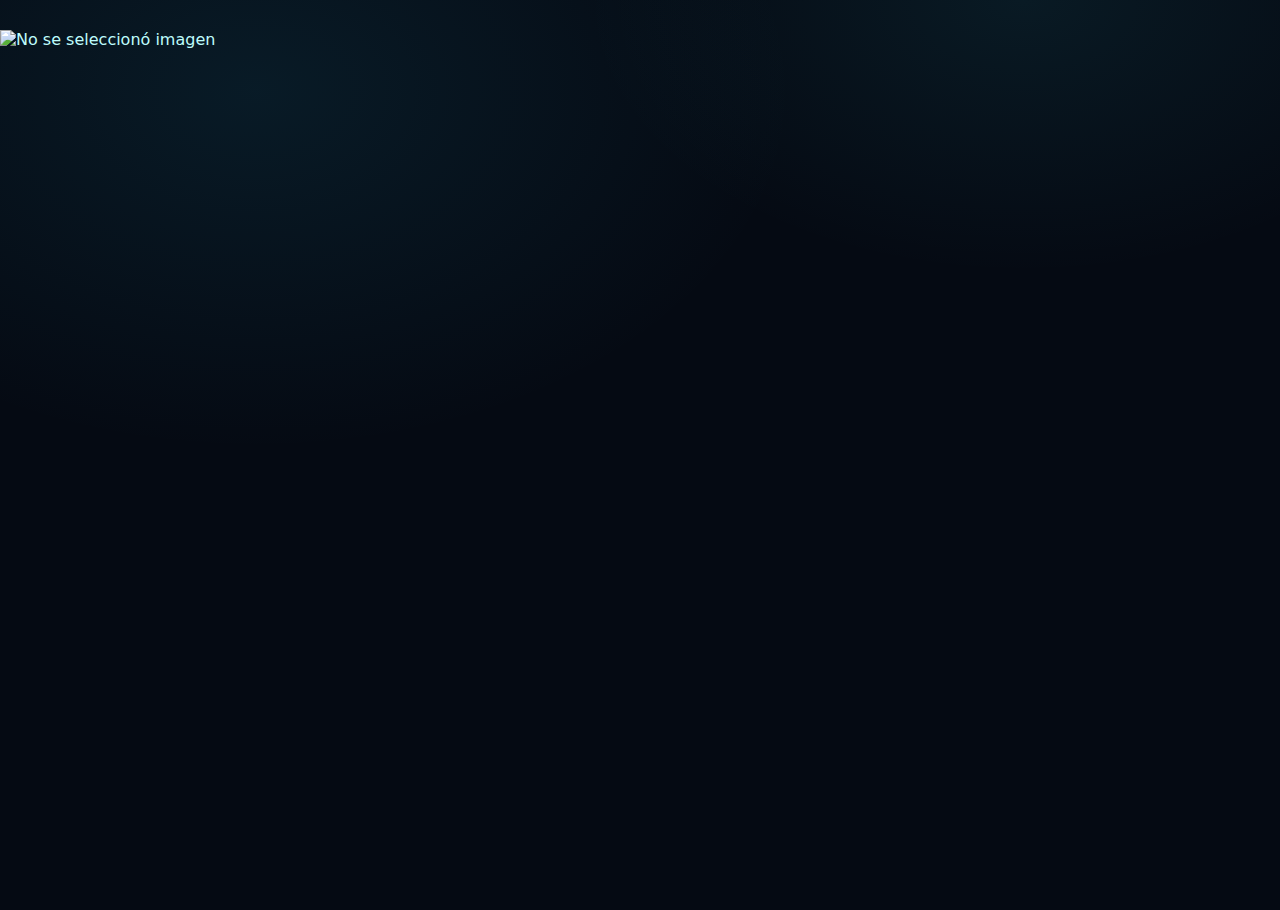
<file: muestra_codigo.html>
<!DOCTYPE html>
<html lang="en">
<head>
    <meta charset="UTF-8">
    <meta name="viewport" content="width=device-width, initial-scale=1.0">
    <title>Programando a Maqueen</title>
    <link rel="stylesheet" href="styles.css">
    <link rel="stylesheet" href="fonts.css">

    <style>
        #imagen-seleccionada {
            width: auto;
            height: 850px;
            margin: 30px auto;
            display: block;
        }
    </style>
</head>
<body>
    <img id="imagen-seleccionada" alt="Imagen seleccionada">

    <script>
        const params = new URLSearchParams(window.location.search);
        const imagen = params.get('imagen');
        const imgElement = document.getElementById('imagen-seleccionada');

        if (imagen) {
            imgElement.src = imagen;
        } else {
            imgElement.alt = "No se seleccionó imagen";
        }
    </script>
</body>
</html>
</file>
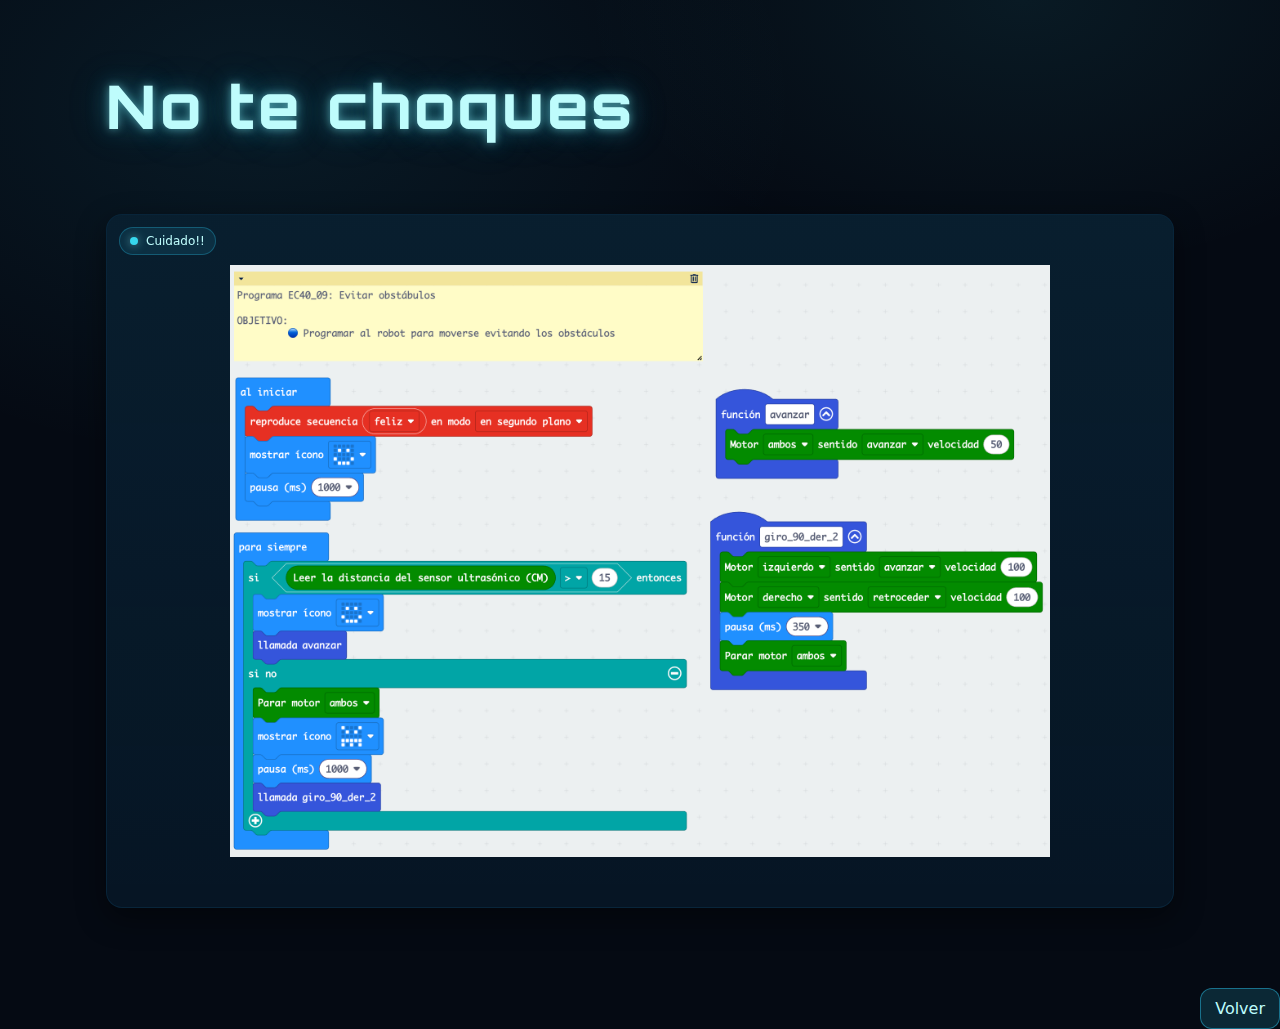
<file: obstaculos.html>
<!doctype html>
<html lang="es">
<head>
  <meta charset="utf-8" />
  <meta name="viewport" content="width=device-width, initial-scale=1" />
  <title>Evitando obstáculos</title>
  <link rel="stylesheet" href="styles.css">
  <link rel="stylesheet" href="fonts.css">

</head>

<body>
  <div class="wrap">
    <header>
      <div>
        <h1 class="hero-title">No te choques</h1>
      </div>
    </header>
    
    <article class="card_codigos">
      <span class="badge"><span class="dot"></span>Cuidado!!</span>
        <img class="imagen_card_codigos" src="imgs/obstaculos/obstaculos.png" alt="Evita obstaculos" />
    </article>
  </div>

  <div class="bottom-actions">
    <a class="btn" href="index.html">Volver</a>
  </div>

</body>
<footer>
  <!--
  <div class="footer">
    <h4 class="footer-title"> Paco Avis</h4>
  </div>
-->
</footer>
</html>
</file>
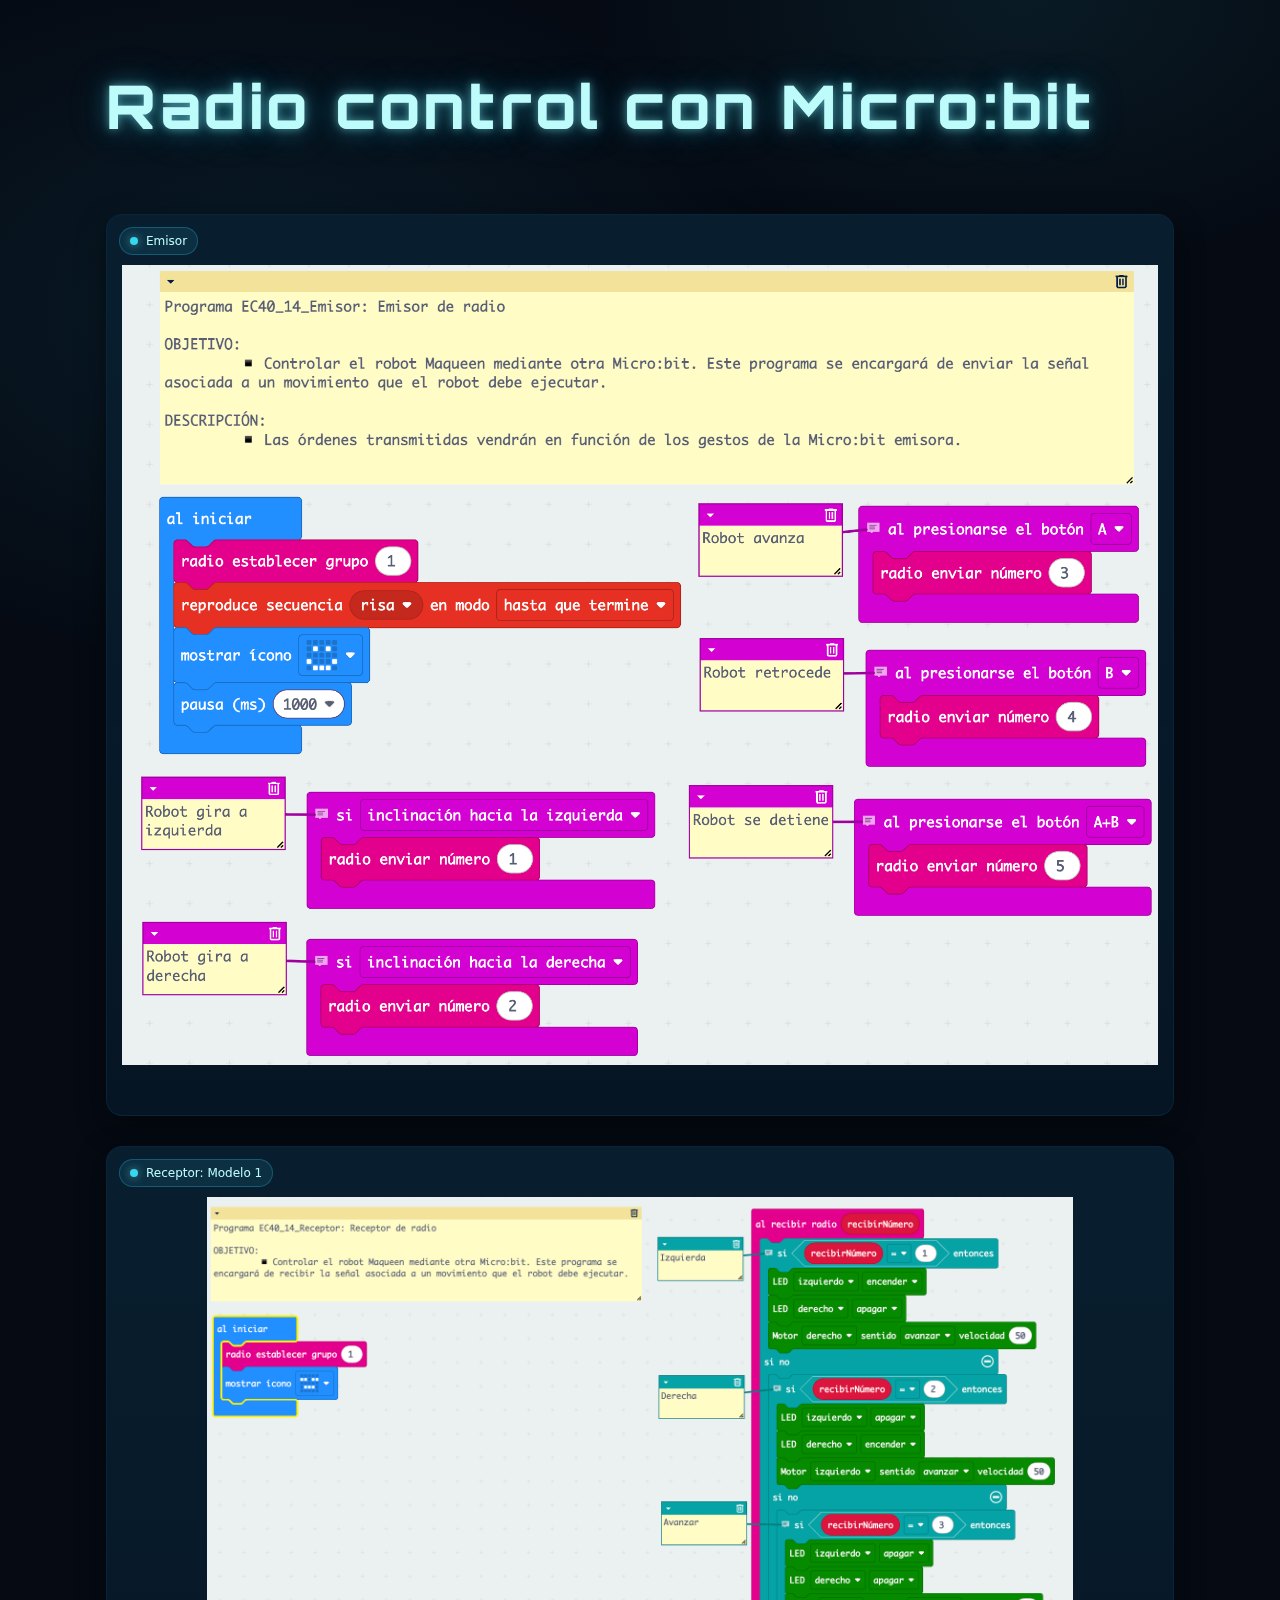
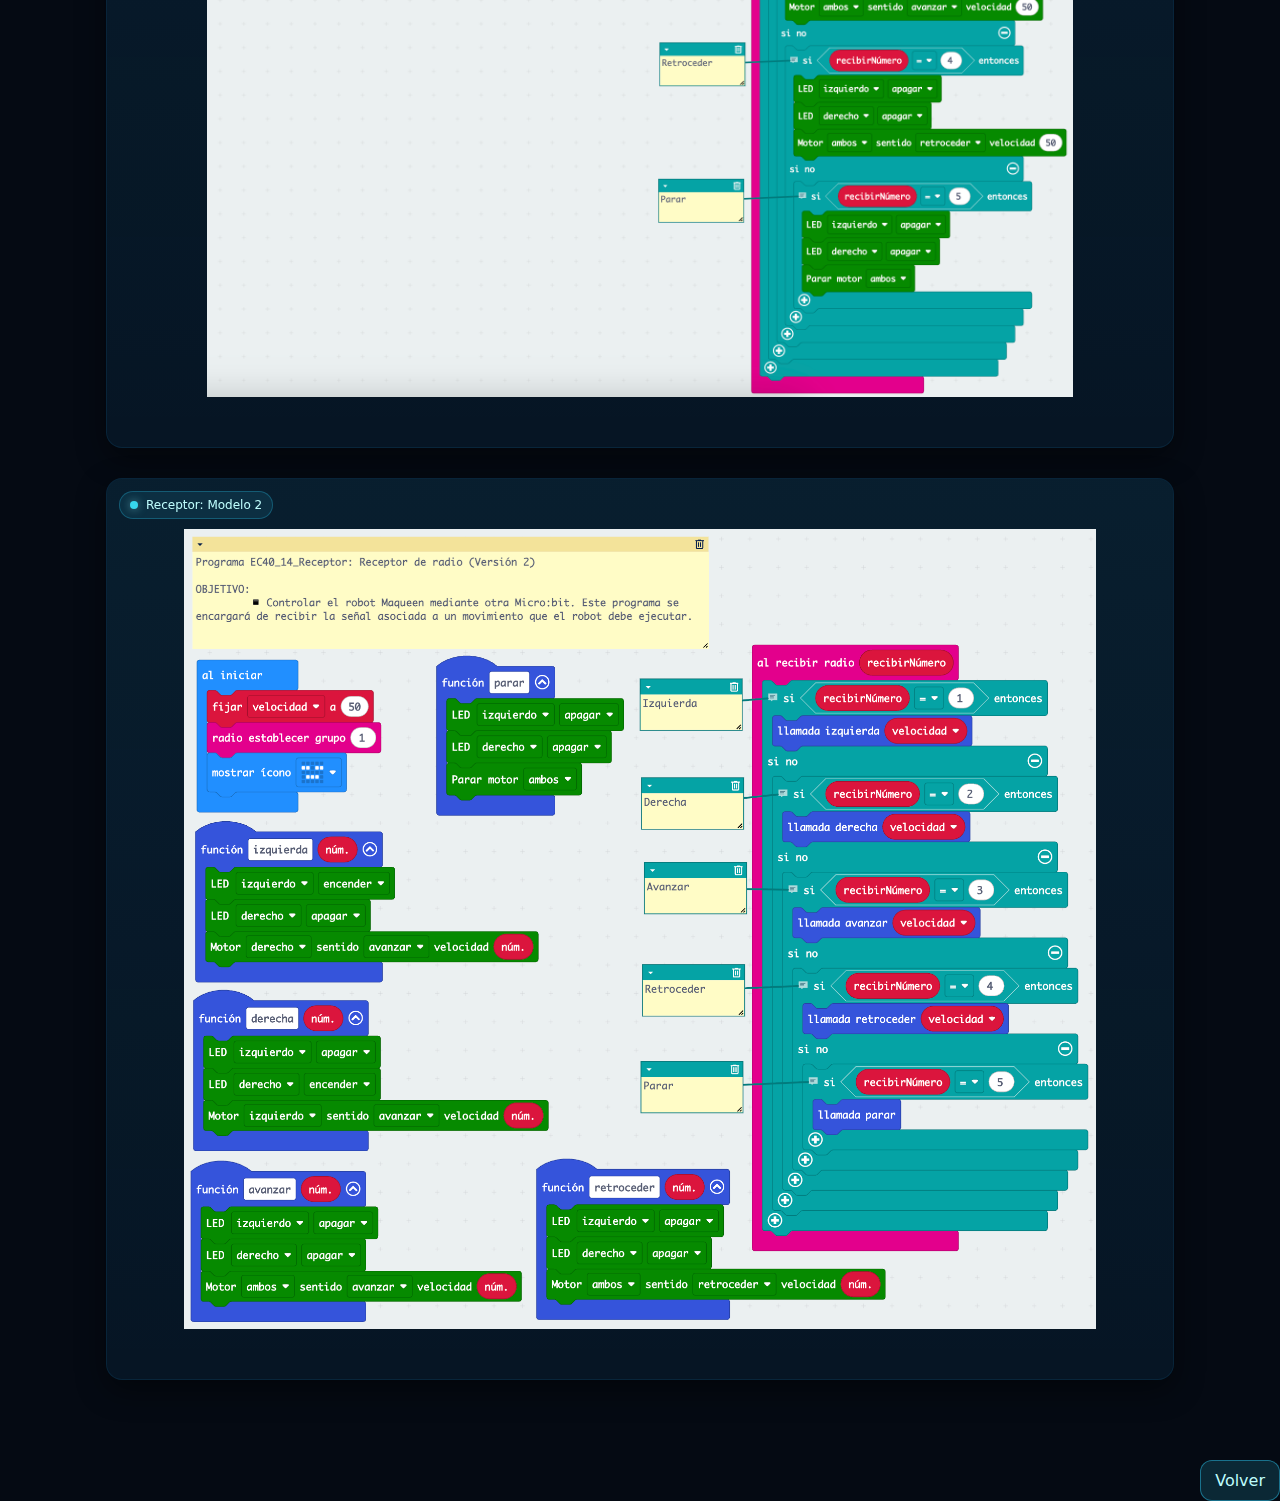
<file: radiocontrol.html>
<!doctype html>
<html lang="es">
<head>
  <meta charset="utf-8" />
  <meta name="viewport" content="width=device-width, initial-scale=1" />
  <title>Leds RGB</title>
  <link rel="stylesheet" href="styles.css">
  <link rel="stylesheet" href="fonts.css">
  <style>
      #imagen-seleccionada {
          width: 800;
          height: 800px;
          margin: 50px auto;
          display: block;
      }
  </style>

</head>

<body>
  <div class="wrap">
    <header>
      <div>
        <h1 class="hero-title">Radio control con Micro:bit</h1>
      </div>
    </header>
    
  
      <!-- Card 1 - Emisor-->
      <article class="card_codigos">
        <span class="badge"><span class="dot"></span>Emisor</span>
          <img id="imagen-seleccionada" src="imgs/radiomicrobit/emisor_microbit.png" alt="Emisor radio" />
      </article>

      <article class="card_codigos">
        <span class="badge"><span class="dot"></span>Receptor: Modelo 1</span>
          <img id="imagen-seleccionada" src="imgs/radiomicrobit/receptor_microbit_1.png" alt="Receptor radio" />
      </article>

      <article class="card_codigos">
        <span class="badge"><span class="dot"></span>Receptor: Modelo 2</span>
          <img id="imagen-seleccionada" src="imgs/radiomicrobit/receptor_microbit_2.png" alt="Receptor radio" />
      </article>

  </div>

  <div class="top-actions">
    <a class="btn" href="index.html">Volver</a>
  </div>
  
</body>
</html>
</file>
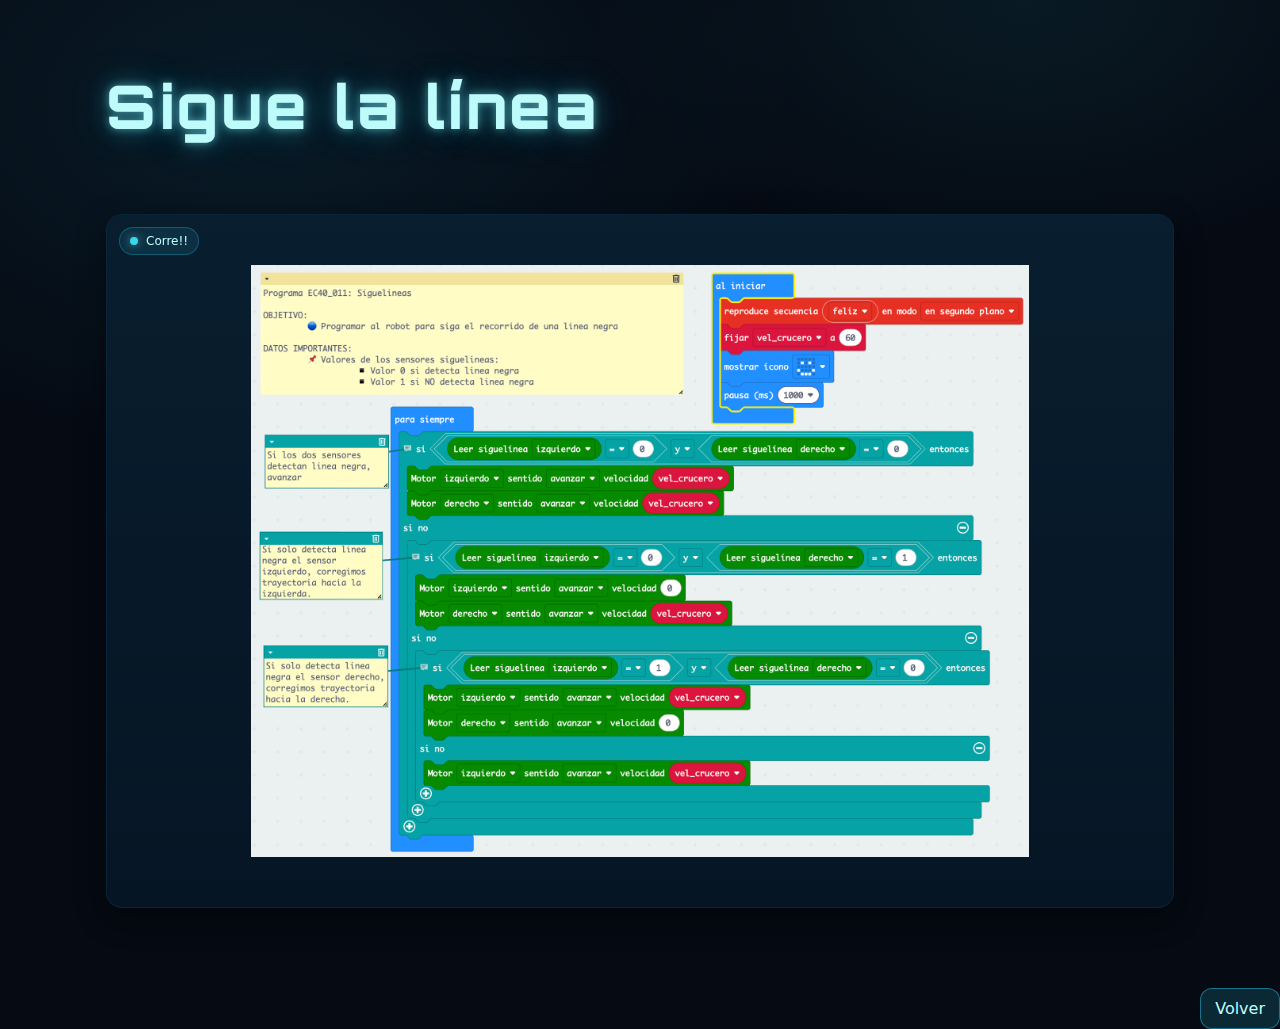
<file: siguelineas.html>
<!doctype html>
<html lang="es">
<head>
  <meta charset="utf-8" />
  <meta name="viewport" content="width=device-width, initial-scale=1" />
  <title>Siguiendo la línea</title>
  <link rel="stylesheet" href="styles.css">
  <link rel="stylesheet" href="fonts.css">

</head>

<body>
  <div class="wrap">
    <header>
      <div>
        <h1 class="hero-title">Sigue la línea</h1>
      </div>
    </header>
    
    <article class="card_codigos">
      <span class="badge"><span class="dot"></span>Corre!!</span>
        <img class="imagen_card_codigos" src="imgs/lineas/lineas.png" alt="Sigue la linea" />
    </article>
  </div>

  <div class="bottom-actions">
    <a class="btn" href="index.html">Volver</a>
  </div>

</body>
<footer>
  <!--
  <div class="footer">
    <h4 class="footer-title"> Paco Avis</h4>
  </div>
-->
</footer>
</html>
</file>
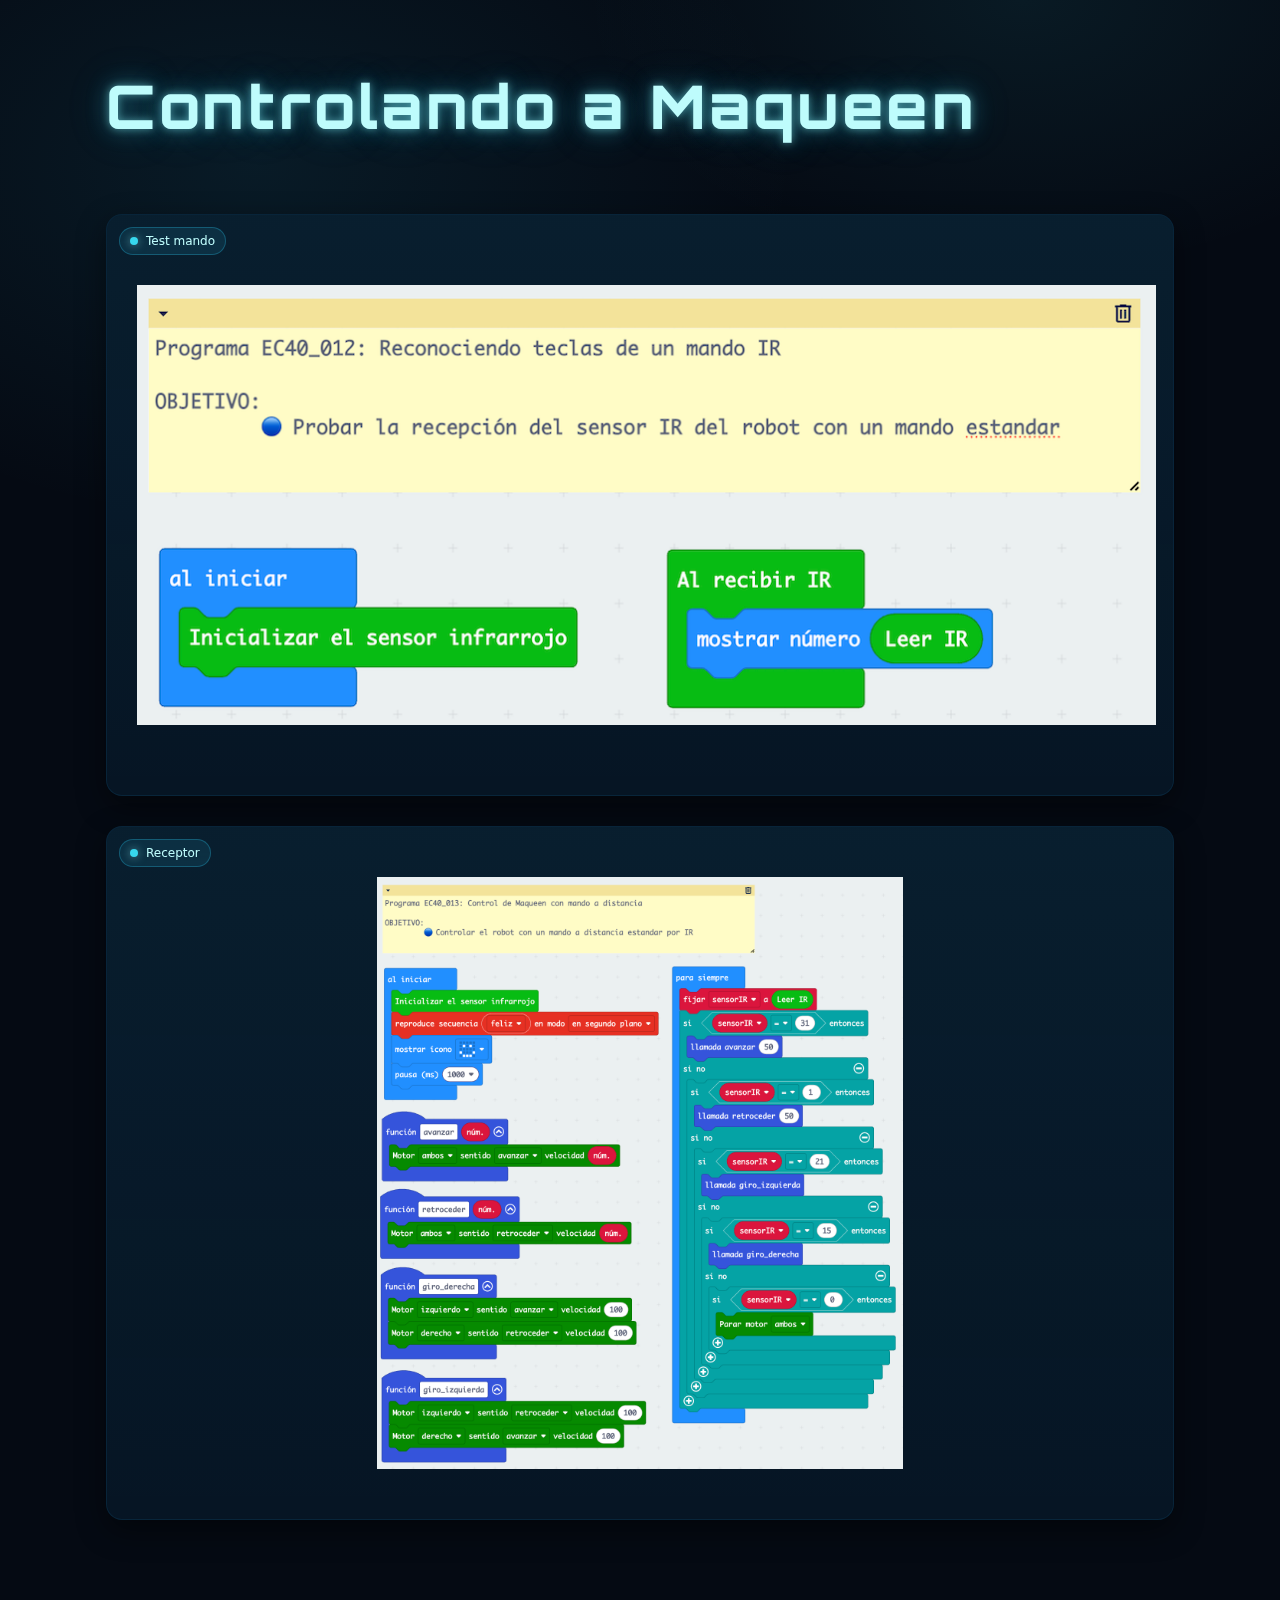
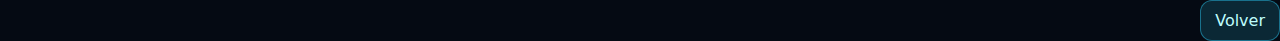
<file: telemando.html>
<!doctype html>
<html lang="es">
<head>
  <meta charset="utf-8" />
  <meta name="viewport" content="width=device-width, initial-scale=1" />
  <title>Control con mando a distancia</title>
  <link rel="stylesheet" href="styles.css">
  <link rel="stylesheet" href="fonts.css">
  <style>
      #imagen-seleccionada {
          width: 800;
          height: 500px;
          margin: 40px 0px;
          padding: 30px;
          display: block;
      }
  </style>
</head>

<body>
  <div class="wrap">
    <header>
      <div>
        <h1 class="hero-title">Controlando a Maqueen</h1>
      </div>
    </header>
    
    <article class="card_codigos">
      <span class="badge"><span class="dot"></span>Test mando</span>
        <img id="imagen-seleccionada" src="imgs/telemando/test_teclas.png" alt="Test de mando" />
    </article>

    <article class="card_codigos">
      <span class="badge"><span class="dot"></span>Receptor</span>
        <img class="imagen_card_codigos" src="imgs/telemando/receptor.png" alt="Receptor" />
    </article>
  </div>

  <div class="bottom-actions">
    <div style="text-align: center;">
    <a class="btn" href="index.html">Volver</a>
    </div>
  </div>

</body>
<footer>
  <!--
  <div class="footer">
    <h4 class="footer-title"> Paco Avis</h4>
  </div>
-->
</footer>
</html>
</file>
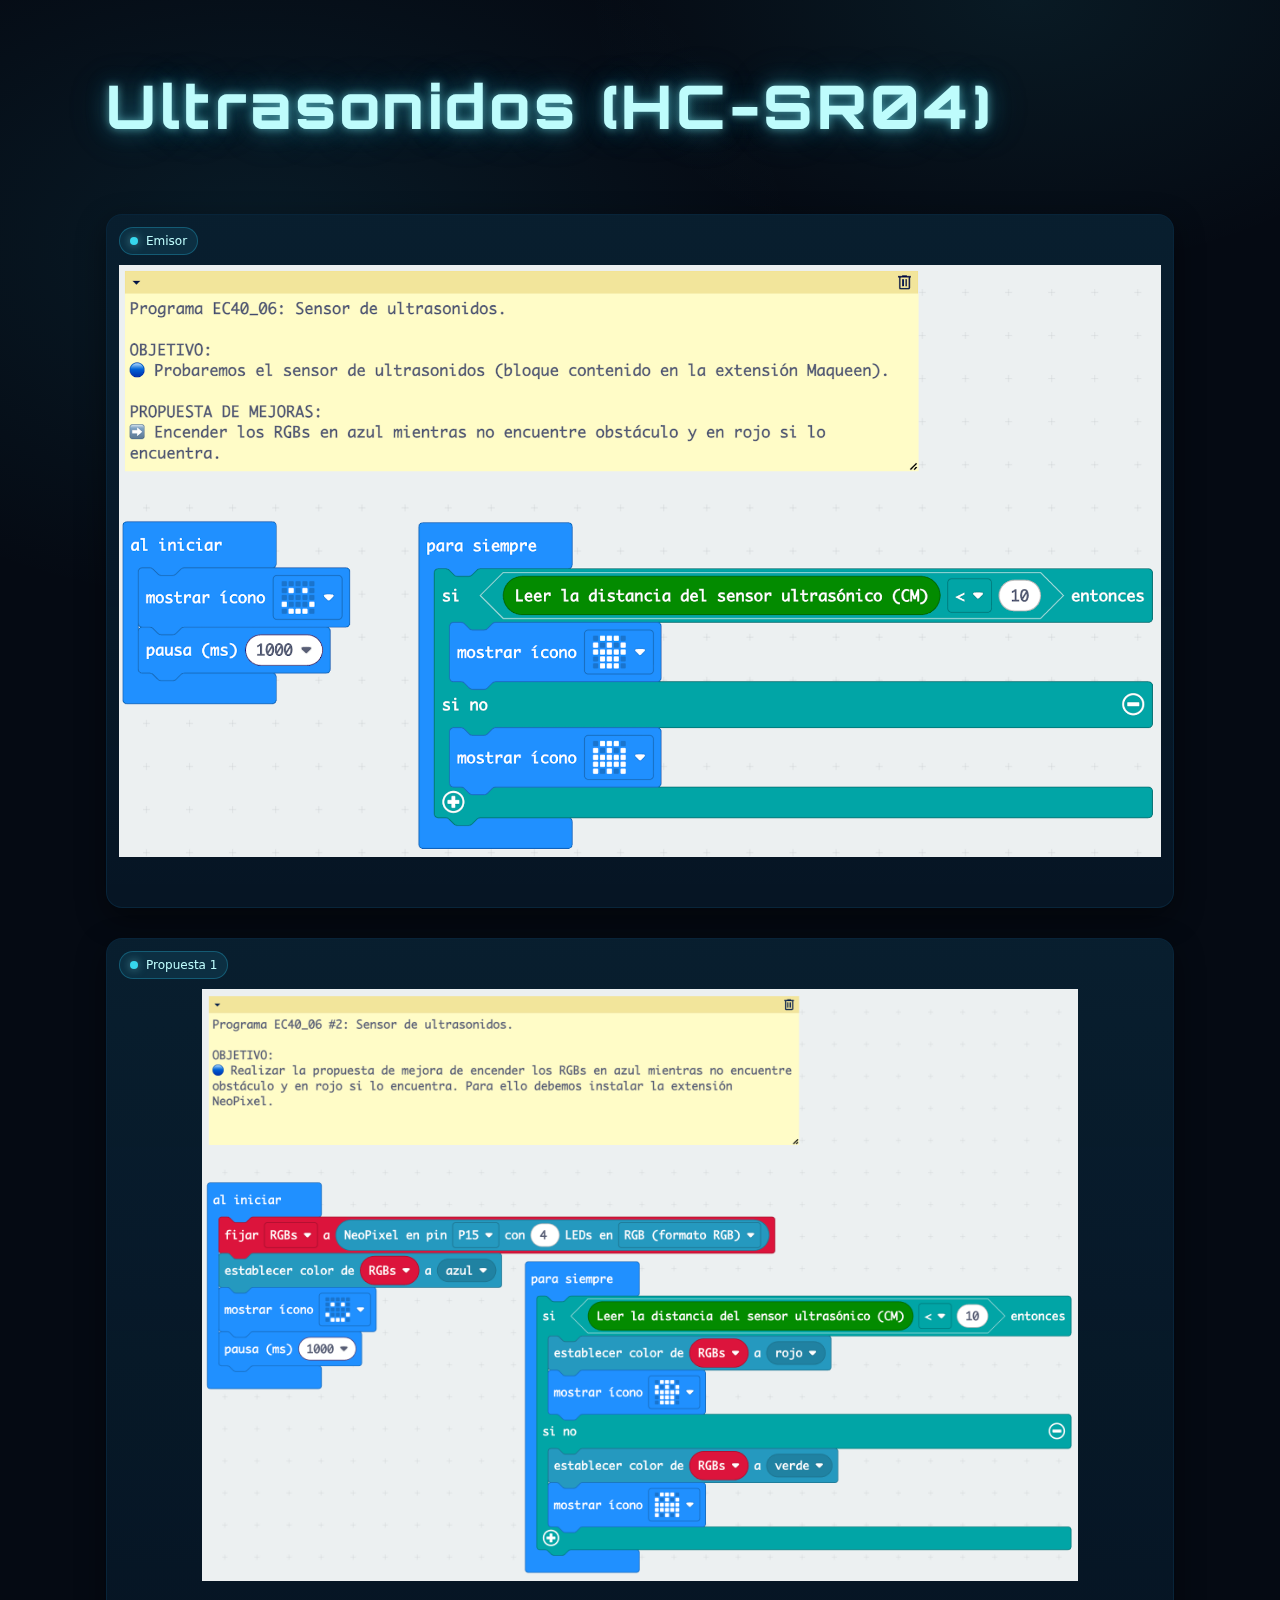
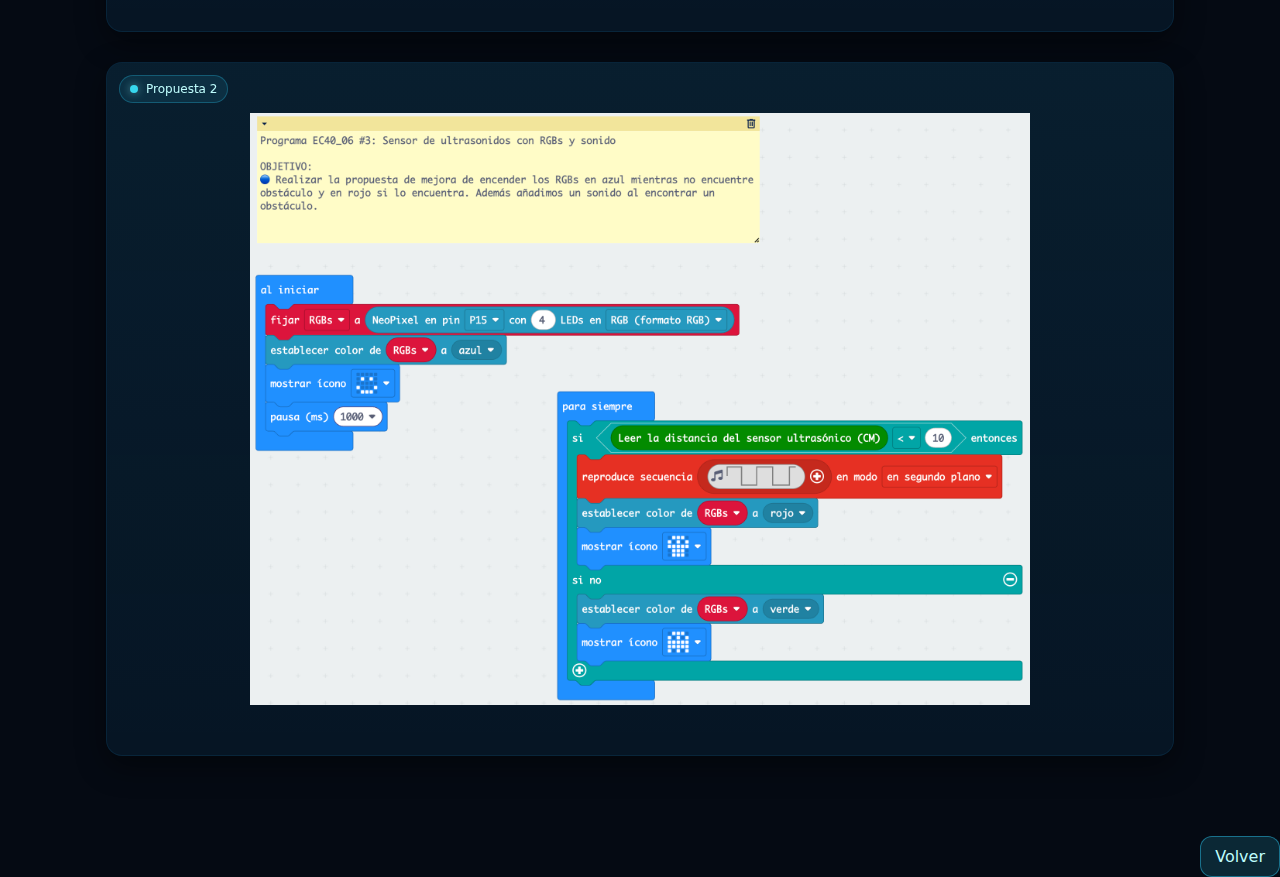
<file: ultrasonidos_2.html>
<!doctype html>
<html lang="es">
<head>
  <meta charset="utf-8" />
  <meta name="viewport" content="width=device-width, initial-scale=1" />
  <title>Ultrasonidos</title>
  <link rel="stylesheet" href="styles.css">
  <link rel="stylesheet" href="fonts.css">

</head>

<body>
  <div class="wrap">
    <header>
      <div>
        <h1 class="hero-title">Ultrasonidos (HC-SR04)</h1>
      </div>
    </header>
    
    <article class="card_codigos">
      <span class="badge"><span class="dot"></span>Emisor</span>
        <img class="imagen_card_codigos" src="imgs/ultrasonidos/ultrasonidos.png" alt="Ultrasonidos" />
    </article>

    <article class="card_codigos">
      <span class="badge"><span class="dot"></span>Propuesta 1</span>
        <img class="imagen_card_codigos" src="imgs/ultrasonidos/ultrasonidos_propuesta_1.png" alt="Receptor radio" />
    </article>

    <article class="card_codigos">
      <span class="badge"><span class="dot"></span>Propuesta 2</span>
        <img class="imagen_card_codigos" src="imgs/ultrasonidos/ultrasonidos_propuesta_2.png" alt="Receptor radio" />
    </article>

  </div>

  <div class="bottom-actions">
    <a class="btn" href="index.html">Volver</a>
  </div>

</body>
<footer>
  <!--
  <div class="footer">
    <h4 class="footer-title"> Paco Avis</h4>
  </div>
-->
</footer>
</html>
</file>
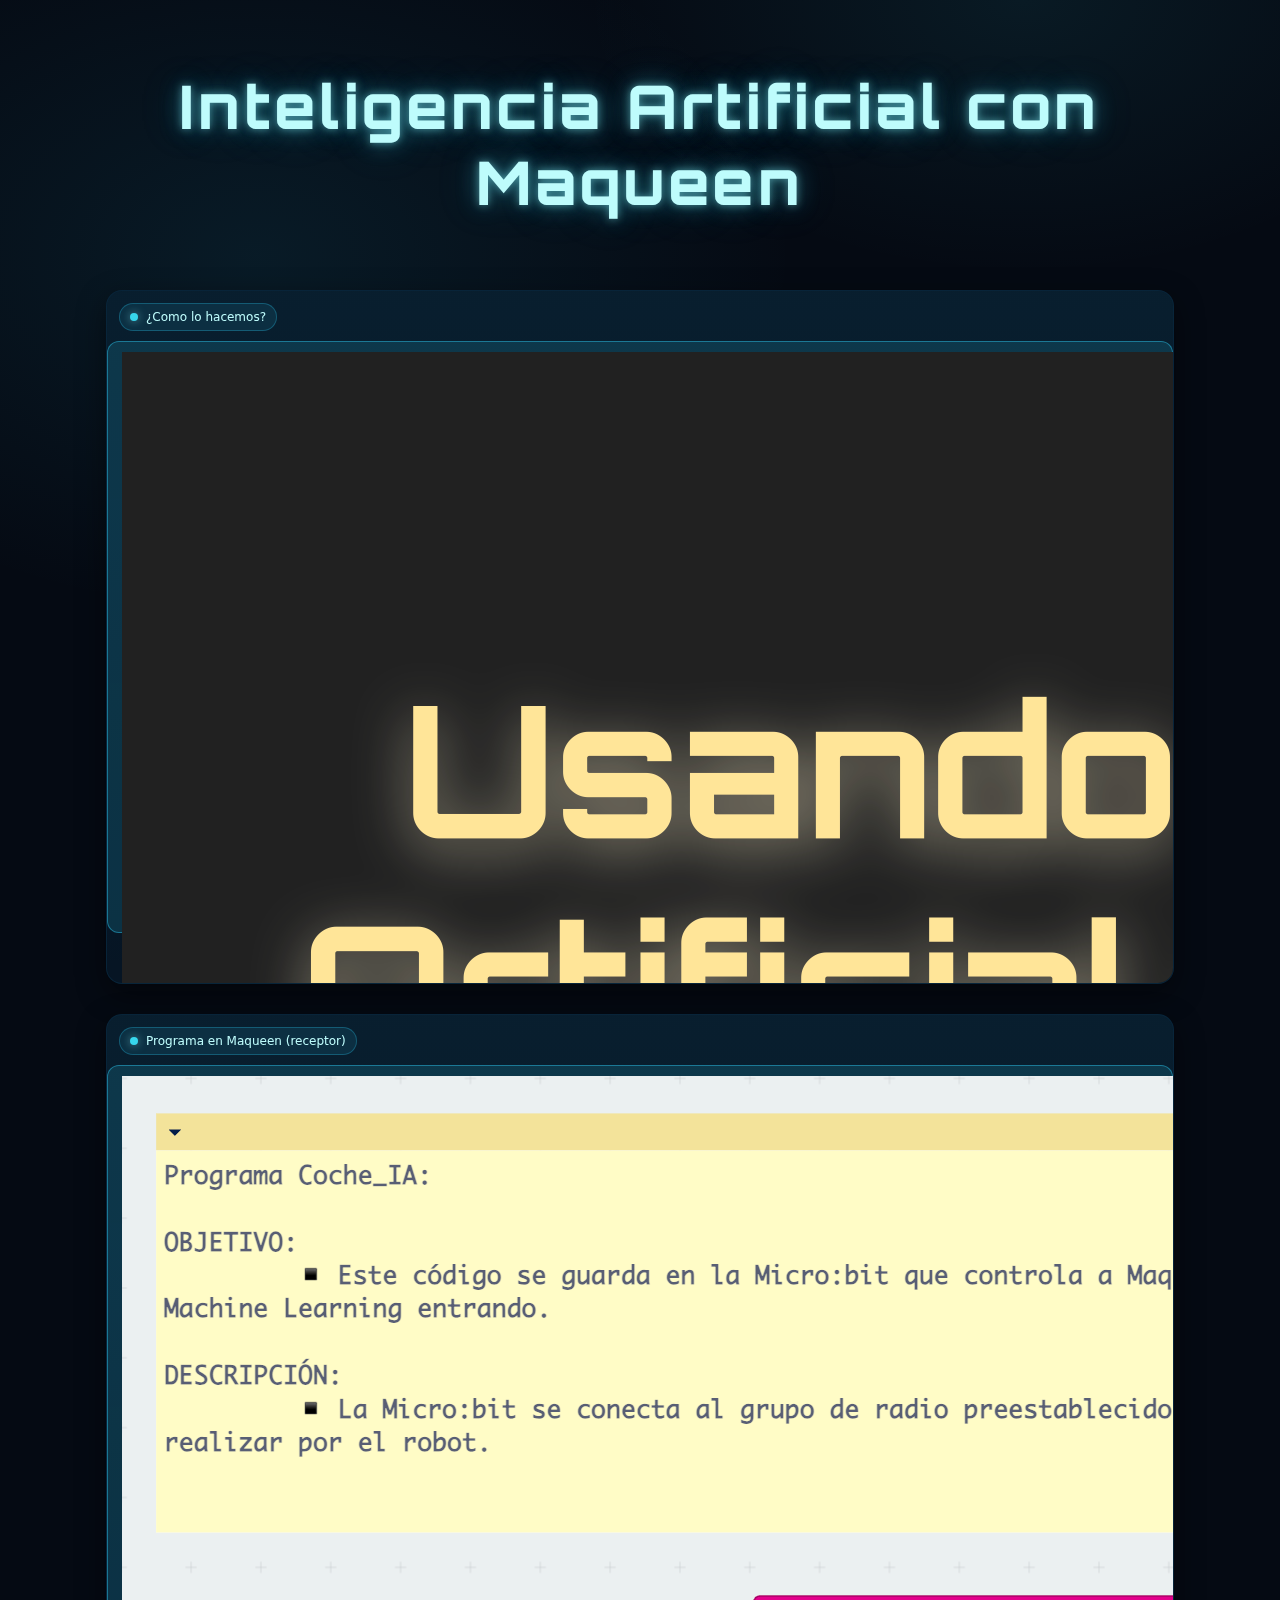
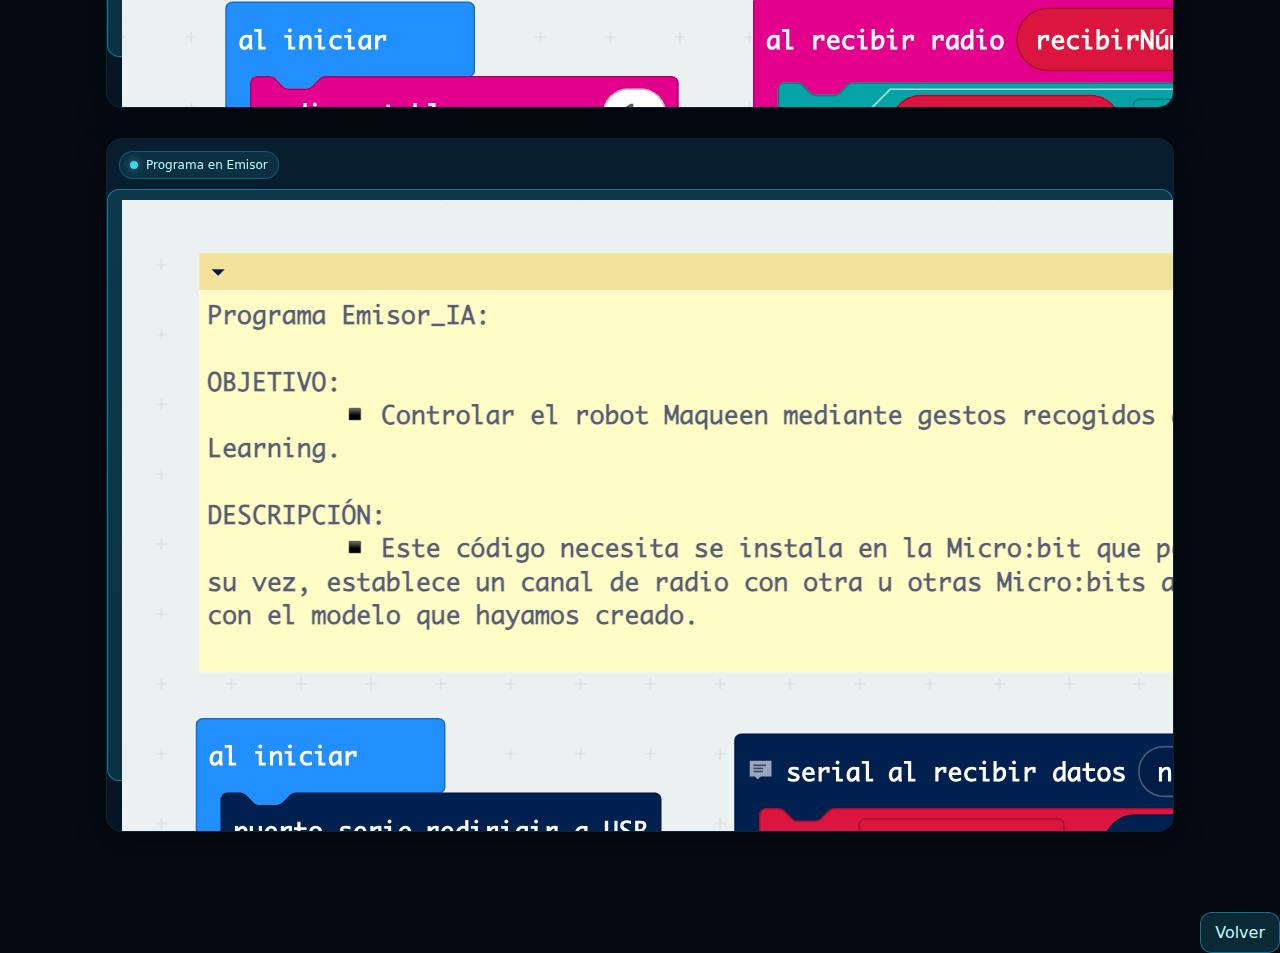
<file: usando_ml.html>
<!doctype html>
<html lang="es">
<head>
  <meta charset="utf-8" />
  <meta name="viewport" content="width=device-width, initial-scale=1" />
  <title>Inteligencia Artificial con Maqueen</title>
  <link rel="stylesheet" href="styles.css">
  <link rel="stylesheet" href="fonts.css">

</head>

<body>
  <div class="wrap">
    <header>
      <div>
        <h1 class="hero-title">Inteligencia Artificial con Maqueen</h1>
      </div>
    </header>
    
    <article class="card_codigos">
      <span class="badge"><span class="dot"></span>¿Como lo hacemos?</span>
        <a class="imagen_card_codigos btn"
            href="https://docs.google.com/presentation/d/e/2PACX-1vReHdOjg0WSSPArI4ITCHob3mpMcdym8rxDRtVdRYvKTSa67PgaGOwW_6-Efqi5YV67iS3mBNeX_NOn/pub?start=false&loop=false&delayms=3000"
            rel="noopener noreferrer" target="_blank">

            <img src="imgs/usando_ia/manual.png" alt="guia" >
        </a> 
    </article>

    <article class="card_codigos">
      <span class="badge"><span class="dot"></span>Programa en Maqueen (receptor)</span>
        <a class="imagen_card_codigos btn"
            href="https://makecode.microbit.org/S74612-01735-70821-99736"
            target="_blank"
            rel="noopener noreferrer">

            <img src="imgs/usando_ia/receptor.png" alt="receptor_ia" >
        </a> 
    </article>

    <article class="card_codigos">
      <span class="badge"><span class="dot"></span>Programa en Emisor</span>
         <a class="imagen_card_codigos btn"
            href="https://makecode.microbit.org/S22554-93104-07559-74060"
            target="_blank"
            rel="noopener noreferrer">

            <img src="imgs/usando_ia/emisor.png" alt="movimientos_2" >
        </a> 
    </article>

  </div>

  <div class="bottom-actions">
    <div style="text-align: center;">
    <a class="btn" href="index.html">Volver</a>
    </div>
  </div>

</body>
<footer>
  <!--
  <div class="footer">
    <h4 class="footer-title"> Paco Avis</h4>
  </div>
-->
</footer>
</html>
</file>
<file: styles.css>
:root{
    --bg: #050A13;
    --card: #061524;
    --border: #09263C;
    --primary: #26AFD4;
    --accent: #37D7ED;
    --glow: #7FE2EB;
    --text: #BEFCFC;
  }

*{ box-sizing: border-box; }

body{
  margin: 0;
  background: radial-gradient(900px 600px at 20% 10%, rgba(38,175,212,0.10), transparent 60%),
              radial-gradient(800px 500px at 80% 0%, rgba(55,215,237,0.08), transparent 55%),
              var(--bg);
  color: var(--text);
  font-family: system-ui, -apple-system, Segoe UI, Roboto, Arial, sans-serif;
}

.hero-title{
  font-family: 'Orbitron';
  font-weight: 800;
  font-size: 60px;
  /*text-transform: uppercase;*/
  letter-spacing: 0.06em;
  color: #BEFCFC;
  text-align: center;
  text-shadow:
      0 0 8px rgba(127,226,235,.55),
      0 0 22px rgba(55,215,237,.35),
      0 0 40px rgba(38,175,212,.25);
}

.footer-title{
  font-family: 'Orbitron';
  font-weight: 400;
  font-size: 20px;
  /*text-transform: uppercase;*/
  letter-spacing: 0.06em;
  color: #BEFCFC;
  text-align: center;
  text-shadow:
      0 0 8px rgba(127,226,235,.55),
      0 0 22px rgba(55,215,237,.35),
      0 0 40px rgba(38,175,212,.25);
}

.footer {
  position: fixed;
  bottom: 0;
  left: 0;
  width: 100%;
  height: 60px;
  /*background-color: #222;*/
  /*color: white;*/
  text-align: center;
  line-height: 10px;
  z-index: 1000; /* Asegura que esté por encima de otros elementos */
}

.wrap{
  max-width: 1100px;
  margin: 0 auto;
  padding: 28px 16px 50px;
}

header{
  display: flex;
  align-items: flex-end;
  justify-content: space-between;
  gap: 12px;
  margin-bottom: 18px;
}

.img_banner{
  margin:0;
  /*position: fixed;*/
  width:auto;
  height:400px;

}

.title{
  font-family: 'Orbitron';
  font-weight: 800;
  color: var(--accent);
  margin: 0;
  font-size: clamp(62px, 3vw, 30px);
  letter-spacing: 0.4px;
  text-align: center;
}
.subtitle{
  font-family: 'Orbitron';
  font-weight: 500;
  text-align: center;
  letter-spacing: 1.5px;
  color:var(--text);
  font-size: clamp(12px, 3vw, 30px);
  margin: 6px 0 0;
  opacity: 0.86;
  max-width: 70ch;
  line-height: 1.4;
}

/* Separador visual de bloques */
.separador{
  height: 5px;
  background: linear-gradient(to right, transparent, var(--glow), transparent);
  margin:  5rem 0;
}

.top-actions{
  display: flex;
  gap: 10px;
  flex-wrap: wrap;
  justify-content: flex-end;
}

.bottom-actions{
  display: flex;
  gap: 10px;
  flex-wrap: wrap;
  justify-items: center;
  justify-content: flex-end;
}

.btn{
  display: inline-flex;
  align-items: center;
  justify-content: center;
  gap: 10px;
  padding: 10px 14px;
  border-radius: 12px;
  border: 1px solid rgba(38,175,212,0.55);
  background: rgba(38,175,212,0.18);
  color: var(--text);
  text-decoration: none;
  cursor: pointer;
  transition: transform .15s ease, box-shadow .15s ease, background .15s ease, border-color .15s ease;
  user-select: none;
  white-space: nowrap;
}

.btn:hover{
  background: rgba(55,215,237,0.22);
  border-color: rgba(55,215,237,0.75);
  box-shadow: 0 0 22px rgba(127,226,235,0.28);
  transform: translateY(-1px);
}

.grid{
  display: grid;
  grid-template-columns: repeat(12, 1fr);
  gap: 14px;
  margin-top: 14px;
}

.card{
  grid-column: span 4;
  background:
    linear-gradient(180deg, rgba(38,175,212,0.06), rgba(6,21,36,0.0)),
    var(--card);
  border: 1px solid rgba(9,38,60,0.9);
  border-radius: 16px;
  overflow: hidden;
  box-shadow: 0 10px 30px rgba(0,0,0,0.45);
  transition: transform .18s ease, box-shadow .18s ease, border-color .18s ease;
  position: relative;
}

.card_codigos{ /*para mostar las imagenes de códigos*/
  /*grid-column: span 1;*/
  background:
    linear-gradient(180deg, rgba(38,175,212,0.06), rgba(6,21,36,0.0)),
    var(--card);
  border: 1px solid rgba(9,38,60,0.9);
  border-radius: 16px;
  overflow: hidden;
  box-shadow: 0 10px 30px rgba(0,0,0,0.45);
  transition: transform .18s ease, box-shadow .18s ease, border-color .18s ease;
  position: relative;
  margin: 30px auto;
}

.imagen_card_codigos{
  width: auto;
  height: 37em;
  margin: 50px auto;
  display: block;
}

.card_codigos:hover{
  transform: translateY(-3px);
  border-color: rgba(55,215,237,0.65);
  box-shadow:
    0 14px 40px rgba(0,0,0,0.55),
    0 0 24px rgba(127,226,235,0.18);
  
}
.card:hover{
  transform: translateY(-3px);
  border-color: rgba(55,215,237,0.65);
  box-shadow:
    0 14px 40px rgba(0,0,0,0.55),
    0 0 24px rgba(127,226,235,0.18);
}

.media{
  position: relative;
  aspect-ratio: 4 / 3;
  background: rgba(9,38,60,0.35);
}

.media img{
  width: 100%;
  height: 100%;
  object-fit: cover;
  display: block;
  border-bottom: 1px solid rgba(9,38,60,0.9);
  box-shadow: 0 0 18px rgba(38,175,212,0.12);
}

.badge{
  position: absolute;
  left: 12px;
  top: 12px;
  display: inline-flex;
  gap: 8px;
  align-items: center;
  padding: 6px 10px;
  border-radius: 999px;
  border: 1px solid rgba(38,175,212,0.35);
  background: rgba(38,175,212,0.12);
  color: var(--text);
  font-size: 12px;
  backdrop-filter: blur(6px);
}

.dot{
  width: 8px; height: 8px;
  border-radius: 50%;
  background: var(--accent);
  box-shadow: 0 0 10px rgba(127,226,235,0.6);
}

.content{
  padding: 14px 14px 16px;
}

.content h3{
  font-family: 'Orbitron';
  font-weight: 600;
  color: var(--primary);
  margin: 0 0 6px;
  font-size: 16px;
  letter-spacing: 0.8px;
}

.content p{
  font-family: 'Orbitron';
  font-weight: 400;
  margin: 0 0 12px;
  opacity: 0.88;
  line-height: 1.45;
  letter-spacing: 0.8px;
  font-size: 14px;
}

.row{
  display: flex;
  justify-content: space-between;
  gap: 10px;
  align-items: center;
  flex-wrap: wrap;
}

.meta{
  display: inline-flex;
  gap: 10px;
  align-items: center;
  opacity: 0.86;
  font-size: 12px;
}

.pill{
  padding: 6px 10px;
  border-radius: 999px;
  border: 1px solid rgba(9,38,60,0.9);
  background: rgba(9,38,60,0.35);
}

/* Responsive */
@media (max-width: 980px){
  .card{ grid-column: span 6; }
}
@media (max-width: 620px){
  header{ align-items: flex-start; flex-direction: column; }
  .top-actions{ justify-content: flex-start; }
  .card{ grid-column: span 12; }
}
</file>
<file: fonts.css>
@font-face {
    font-family: "Orbitron";
    src: url("fonts/Orbitron-Regular.ttf") format("truetype");
    font-weight: 400;
}

@font-face {
    font-family: "Orbitron";
    src: url("fonts/Orbitron-Medium.ttf") format("truetype");
    font-weight: 500;
}

@font-face {
    font-family: "Orbitron";
    src: url("fonts/Orbitron-SemiBold.ttf") format("truetype");
    font-weight: 600;
}

@font-face {
    font-family: "Orbitron";
    src: url("fonts/Orbitron-Bold.ttf") format("truetype");
    font-weight: 700;
}

@font-face {
    font-family: "Orbitron";
    src: url("fonts/Orbitron-ExtraBold.ttf") format("truetype");
    font-weight: 800;
}

@font-face {
    font-family: "Orbitron";
    src: url("fonts/Orbitron-Black.ttf") format("truetype");
    font-weight: 900;
}
</file>
